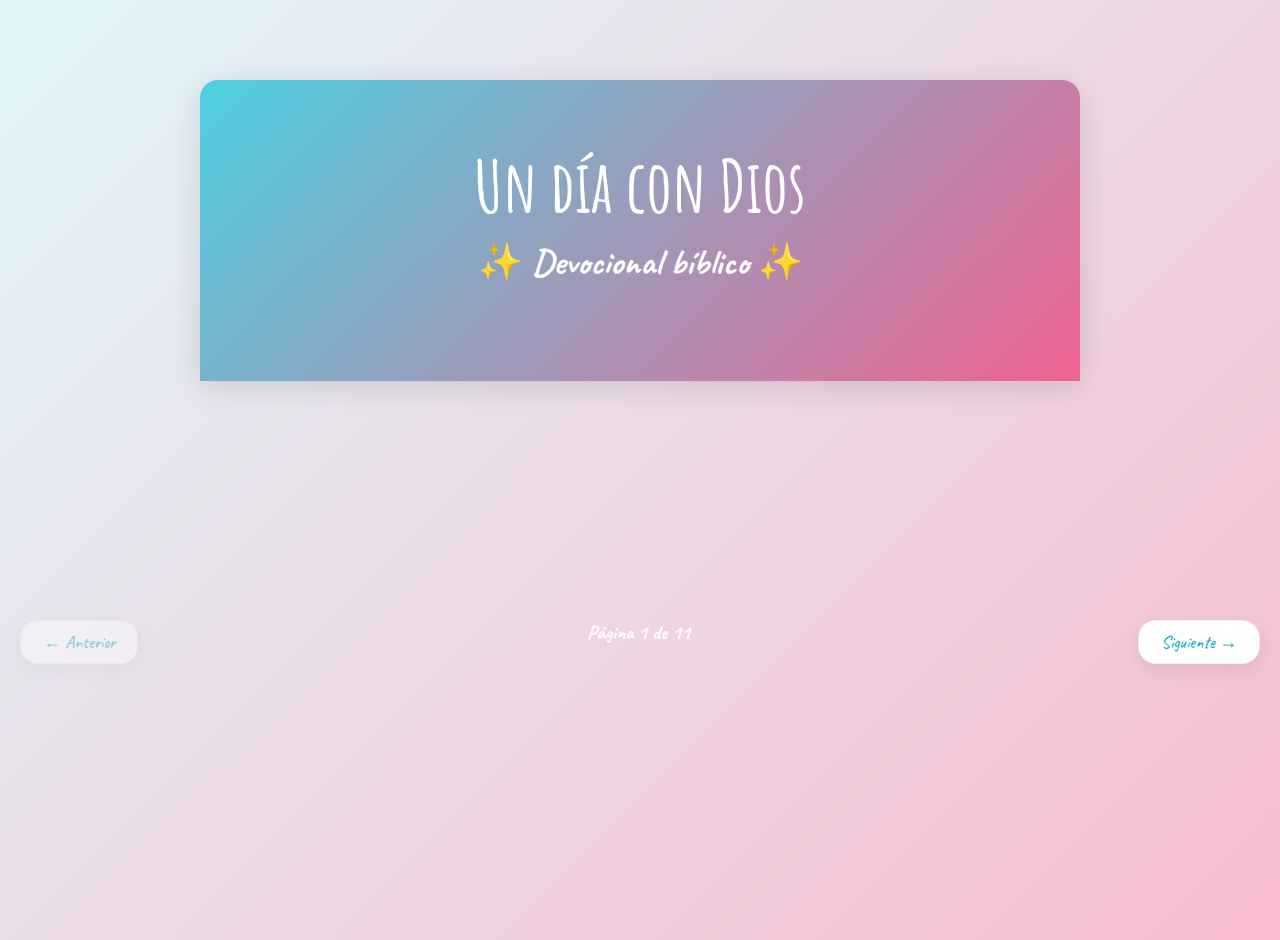
<file: index.html>
<!DOCTYPE html>
<html lang="es">
<head>
    <meta charset="UTF-8">
    <meta name="viewport" content="width=device-width, initial-scale=1.0">
    <title>Un día con Dios - Devocional Infantil</title>
    <link rel="stylesheet" href="styles.css">
    <link href="https://fonts.googleapis.com/css2?family=Amatic+SC:wght@400;700&family=Patrick+Hand&family=Caveat:wght@400;700&display=swap" rel="stylesheet">
</head>
<body>
    <div class="container" id="content">
        <!-- Las páginas se generan dinámicamente con JS -->
    </div>

    <div class="navigation">
        <button class="nav-btn" onclick="prevPage()" id="prevBtn">← Anterior</button>
        <span class="page-counter" id="counter">Página 1 de 1</span>
        <button class="nav-btn" onclick="nextPage()" id="nextBtn">Siguiente →</button>
    </div>

    <script>
        // Datos de cada día / página
        const pagesData = [
            {
                title: 'Portada',
                hero: true,
                heading: 'Un día con Dios',
                subheading: '✨ Devocional bíblico ✨',
                note: '📖 8 a 12 años'
            },
            {
                title: 'Tema 1: El amor de Dios',
                verse: '"Dios es amor." (1 Juan 4:8)',
                text: 'Día 1 - Dios me ama siempre. Reflexión y actividad para niños.'
            },
            {
                title: 'Tema 2: La gratitud',
                verse: '"Dad gracias en todo." (1 Tesalonicenses 5:18)',
                text: 'Día 2 - Aprender a dar gracias a Dios por las pequeñas cosas.'
            },
            {
                title: 'Tema 3: Confianza en Dios',
                verse: '"Confía en el Señor con todo tu corazón." (Proverbios 3:5)',
                text: 'Día 3 - Enseñanzas sobre confiar en Dios.'
            },
            {
                title: 'Tema 4: La bondad',
                verse: '"Sed bondadosos unos con otros." (Efesios 4:32)',
                text: 'Día 4 - Actividades para practicar la bondad.'
            },
            {
                title: 'Tema 5: El perdón',
                verse: '"Perdona y serás perdonado."',
                text: 'Día 5 - Por qué es importante perdonar.'
            },
            {
                title: 'Tema 6: La obediencia',
                verse: '"Obedece a tus padres."',
                text: 'Día 6 - Aprender obediencia con amor.'
            },
            {
                title: 'Tema 7: La fe',
                verse: '"La fe mueve montañas."',
                text: 'Día 7 - Historias para fortalecer la fe.'
            },
            {
                title: 'Tema 8: La esperanza',
                verse: '"La esperanza no defrauda."',
                text: 'Día 8 - Mantener la esperanza en Dios.'
            },
            {
                title: 'Tema 9: Servicio a los demás',
                verse: '"Ama a tu prójimo como a ti mismo."',
                text: 'Día 9 - Actividades para servir en casa.'
            },
            {
                title: 'Tema 10: Tiempo de oración',
                verse: '"Orad sin cesar."',
                text: 'Día 10 - Cómo enseñar a los niños a orar.'
            }
        ];

        const totalPages = pagesData.length;
        let currentPage = 0;

        function createPages() {
            const container = document.getElementById('content');
            pagesData.forEach((p, i) => {
                const page = document.createElement('div');
                page.className = 'page';
                page.id = `page-${i}`;

                if (p.hero) {
                    page.innerHTML = `
                        <div class="hero">
                            <h1>${p.heading}</h1>
                            <h2>${p.subheading}</h2>
                            <p>${p.note}</p>
                        </div>
                    `;
                } else {
                    page.innerHTML = `
                        <h1>${p.title}</h1>
                        ${p.verse ? `<div class="versiculo">${p.verse}</div>` : ''}
                        <p>${p.text}</p>
                    `;
                }

                container.appendChild(page);
            });
        }

        function showPage(n) {
            document.querySelectorAll('.page').forEach(p => p.classList.remove('active'));
            const el = document.getElementById(`page-${n}`);
            if (!el) return;
            el.classList.add('active');
            document.getElementById('counter').textContent = `Página ${n + 1} de ${totalPages}`;
            document.getElementById('prevBtn').disabled = n === 0;
            document.getElementById('nextBtn').disabled = n === totalPages - 1;
            currentPage = n;
        }

        function nextPage() {
            if (currentPage < totalPages - 1) showPage(currentPage + 1);
        }

        function prevPage() {
            if (currentPage > 0) showPage(currentPage - 1);
        }

        document.addEventListener('keydown', (e) => {
            if (e.key === 'ArrowRight') nextPage();
            if (e.key === 'ArrowLeft') prevPage();
        });

        // Inicializar
        createPages();
        showPage(0);
    </script>
</body>
</html>
</file>
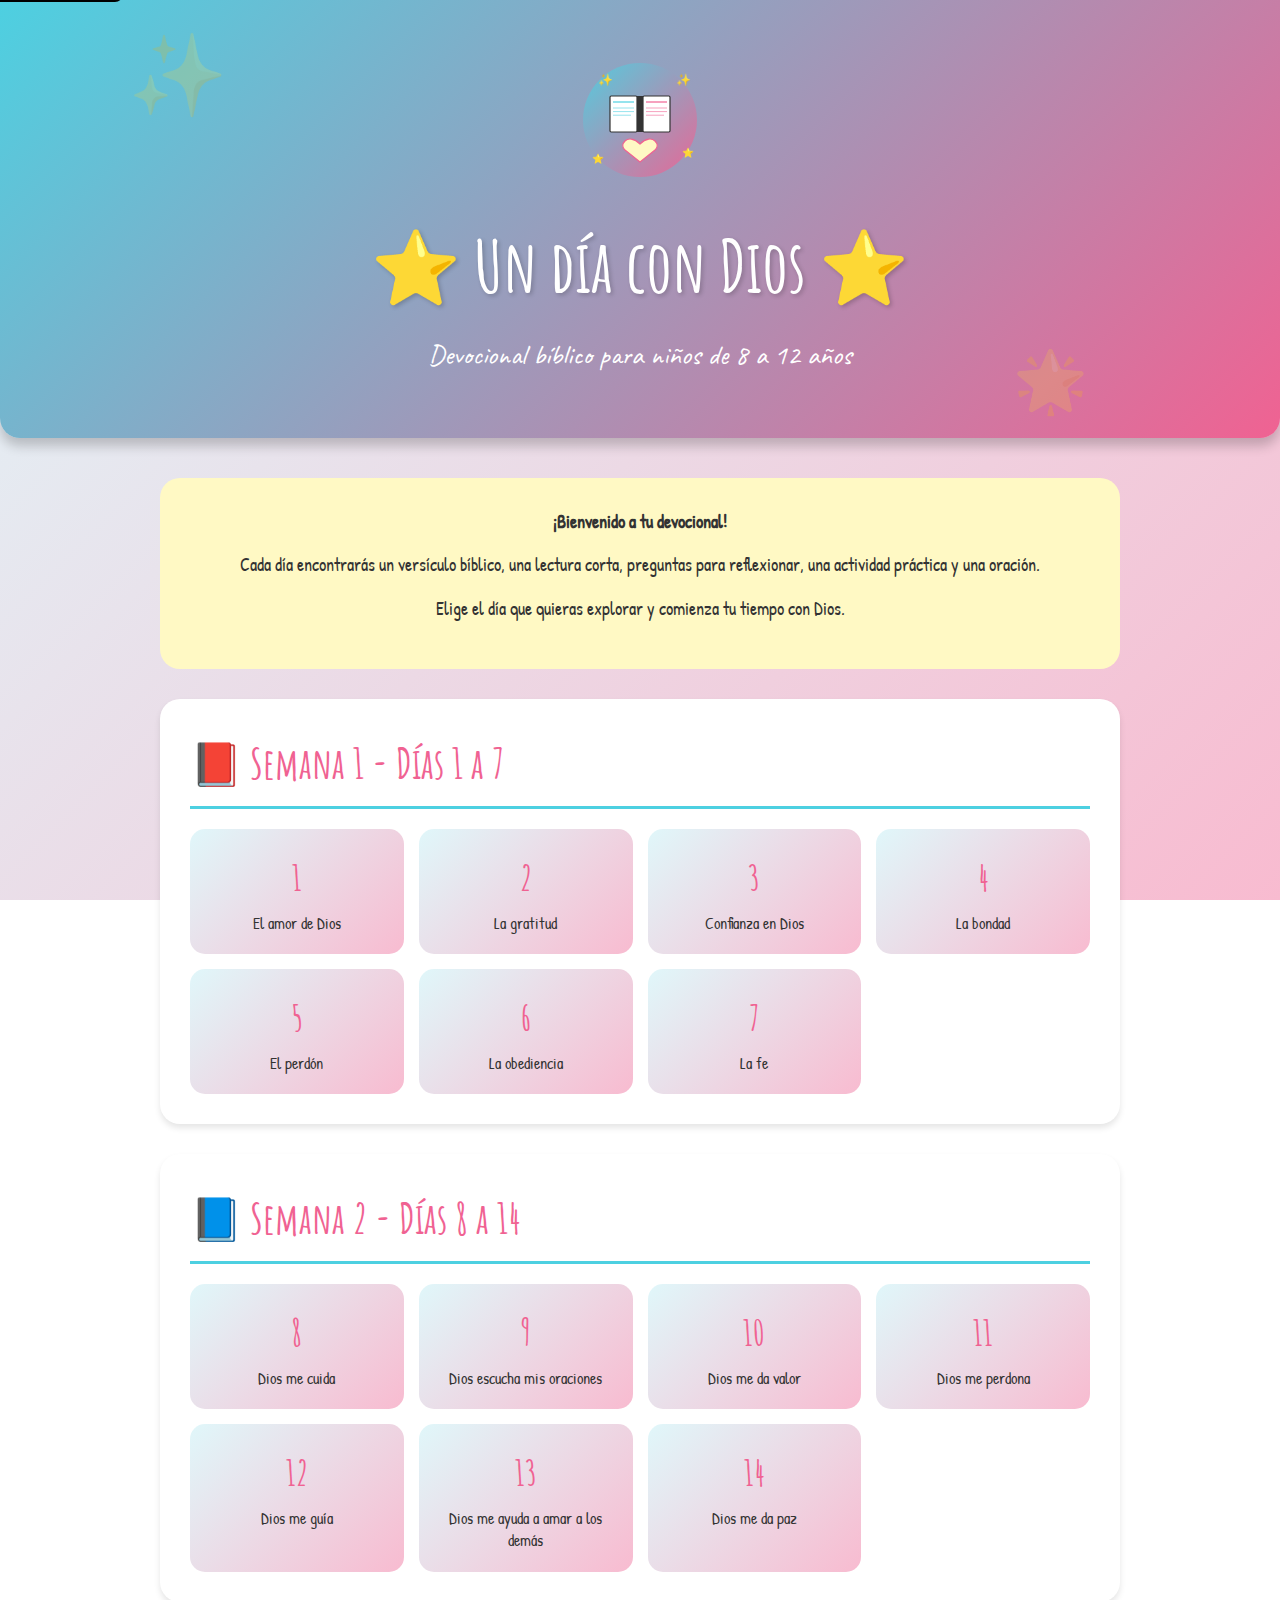
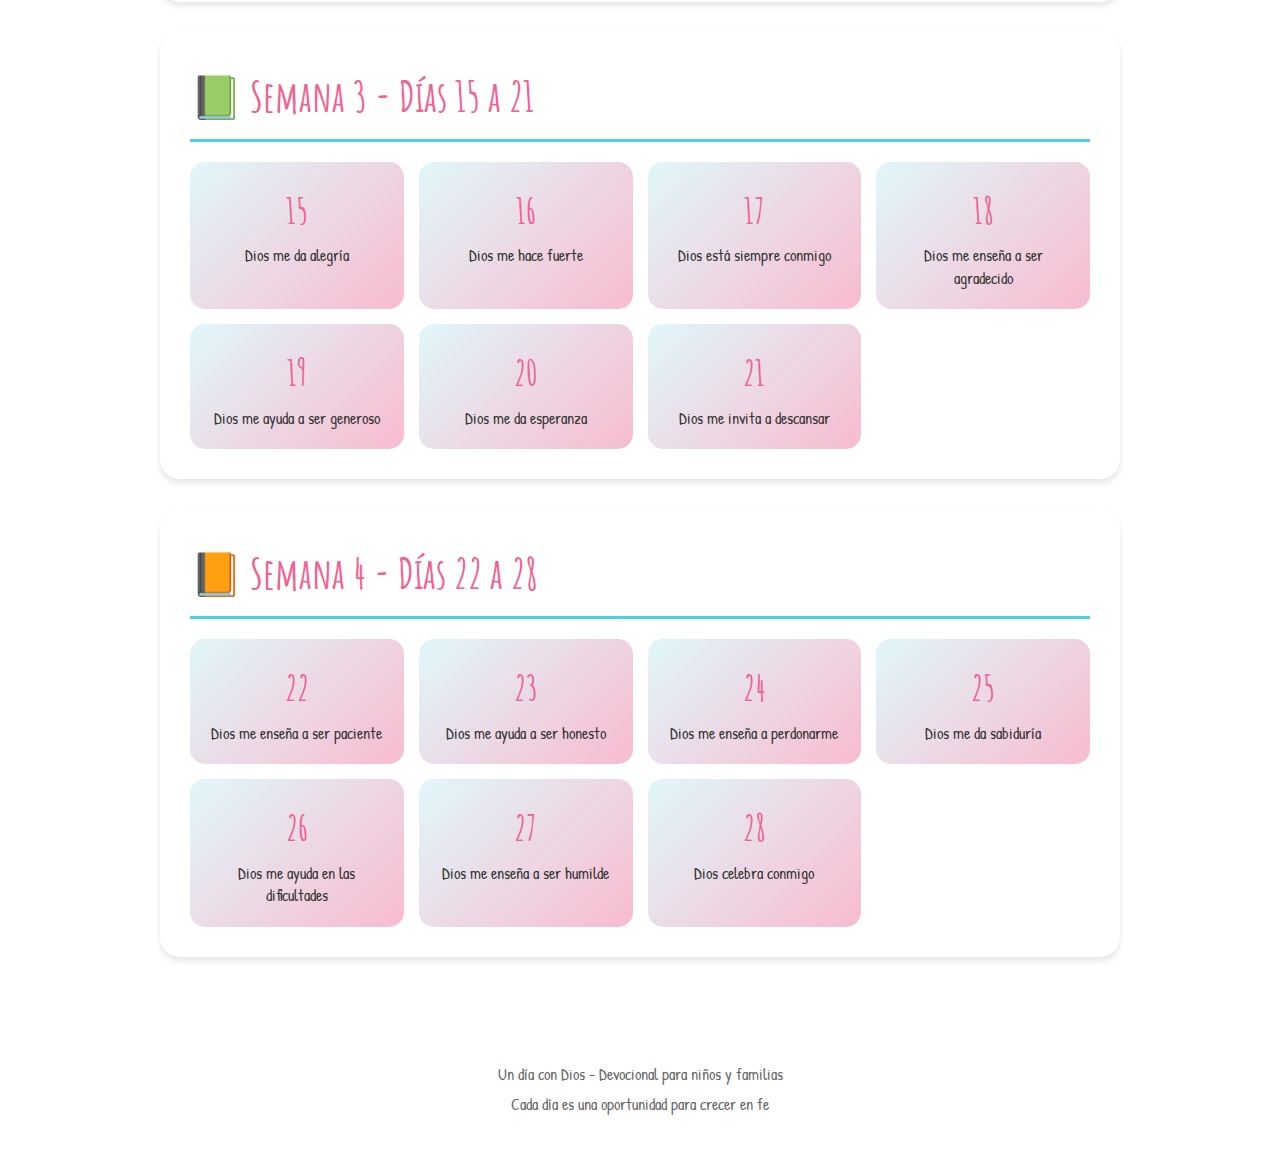
<file: OneDrive/Documentos/Libro niños devocional/index.html>
<!doctype html>
<html lang="es">
<head>
  <meta charset="utf-8" />
  <meta name="viewport" content="width=device-width,initial-scale=1" />
  <title>Un día con Dios - Devocional Infantil</title>
  <meta name="description" content="Devocional bíblico para niños de 8 a 12 años. 28 días de reflexiones, versículos y actividades." />
  <link rel="preconnect" href="https://fonts.googleapis.com">
  <link rel="preconnect" href="https://fonts.gstatic.com" crossorigin>
  <link href="https://fonts.googleapis.com/css2?family=Amatic+SC:wght@400;700&family=Patrick+Hand&family=Caveat:wght@400;700&display=swap" rel="stylesheet">
  <link rel="stylesheet" href="css/styles.css" />
  <style>
    .skip-link {
      position: absolute;
      top: -40px;
      left: 0;
      background: #000;
      color: #fff;
      padding: 8px;
      text-decoration: none;
      z-index: 100;
    }
    .skip-link:focus {
      top: 0;
    }
    .site-header {
      background: linear-gradient(135deg, #4DD0E1 0%, #F06292 100%);
      color: #fff;
      padding: 60px 20px;
      text-align: center;
      border-radius: 0 0 20px 20px;
      margin-bottom: 40px;
    }
    .site-header h1 {
      font-family: 'Amatic SC', cursive;
      font-size: 72px;
      margin-bottom: 10px;
    }
    .site-header .lead {
      font-family: 'Caveat', cursive;
      font-size: 28px;
      margin-bottom: 0;
    }
    .week-section {
      background: #fff;
      border-radius: 20px;
      padding: 30px;
      margin-bottom: 30px;
      box-shadow: 0 4px 6px rgba(0,0,0,0.1);
    }
    .week-section h2 {
      font-family: 'Amatic SC', cursive;
      font-size: 42px;
      color: #F06292;
      margin-bottom: 20px;
      border-bottom: 3px solid #4DD0E1;
      padding-bottom: 10px;
    }
    .days-grid {
      display: grid;
      grid-template-columns: repeat(auto-fill, minmax(200px, 1fr));
      gap: 15px;
      margin-top: 20px;
    }
    .day-card {
      background: linear-gradient(135deg, #E0F7FA 0%, #F8BBD0 100%);
      border-radius: 15px;
      padding: 20px;
      text-align: center;
      text-decoration: none;
      color: #333;
      transition: transform 0.2s, box-shadow 0.2s;
      display: block;
    }
    .day-card:hover {
      transform: translateY(-5px);
      box-shadow: 0 8px 12px rgba(0,0,0,0.2);
    }
    .day-card .day-number {
      font-family: 'Amatic SC', cursive;
      font-size: 36px;
      font-weight: 700;
      color: #F06292;
      margin-bottom: 5px;
    }
    .day-card .day-title {
      font-family: 'Patrick Hand', cursive;
      font-size: 16px;
      color: #333;
      line-height: 1.4;
    }
    .intro-section {
      background: #FFF9C4;
      border-radius: 20px;
      padding: 30px;
      margin-bottom: 30px;
      text-align: center;
    }
    .intro-section p {
      font-size: 18px;
      line-height: 1.6;
      margin-bottom: 15px;
    }
    .site-footer {
      text-align: center;
      padding: 40px 20px;
      color: #666;
      margin-top: 60px;
    }
    @media(max-width: 768px) {
      .site-header h1 {
        font-size: 48px;
      }
      .site-header .lead {
        font-size: 22px;
      }
      .week-section h2 {
        font-size: 32px;
      }
      .days-grid {
        grid-template-columns: repeat(auto-fill, minmax(150px, 1fr));
      }
    }
  </style>
</head>
<body>
  <a class="skip-link" href="#main">Saltar al contenido</a>

  <header class="site-header" role="banner">
    <img src="images/logo.svg" alt="Logo Un día con Dios" style="width: 120px; height: 120px; margin-bottom: 20px;">
    <h1>⭐ Un día con Dios ⭐</h1>
    <p class="lead">Devocional bíblico para niños de 8 a 12 años</p>
  </header>

  <main id="main" role="main" class="container">
    <section class="intro-section">
      <p><strong>¡Bienvenido a tu devocional!</strong></p>
      <p>Cada día encontrarás un versículo bíblico, una lectura corta, preguntas para reflexionar, una actividad práctica y una oración.</p>
      <p>Elige el día que quieras explorar y comienza tu tiempo con Dios.</p>
    </section>

    <section class="week-section">
      <h2>📕 Semana 1 - Días 1 a 7</h2>
      <div class="days-grid">
        <a href="dias/dia1.html" class="day-card">
          <div class="day-number">1</div>
          <div class="day-title">El amor de Dios</div>
        </a>
        <a href="dias/dia2.html" class="day-card">
          <div class="day-number">2</div>
          <div class="day-title">La gratitud</div>
        </a>
        <a href="dias/dia3.html" class="day-card">
          <div class="day-number">3</div>
          <div class="day-title">Confianza en Dios</div>
        </a>
        <a href="dias/dia4.html" class="day-card">
          <div class="day-number">4</div>
          <div class="day-title">La bondad</div>
        </a>
        <a href="dias/dia5.html" class="day-card">
          <div class="day-number">5</div>
          <div class="day-title">El perdón</div>
        </a>
        <a href="dias/dia6.html" class="day-card">
          <div class="day-number">6</div>
          <div class="day-title">La obediencia</div>
        </a>
        <a href="dias/dia7.html" class="day-card">
          <div class="day-number">7</div>
          <div class="day-title">La fe</div>
        </a>
      </div>
    </section>

    <section class="week-section">
      <h2>📘 Semana 2 - Días 8 a 14</h2>
      <div class="days-grid">
        <a href="dias/dia8.html" class="day-card">
          <div class="day-number">8</div>
          <div class="day-title">Dios me cuida</div>
        </a>
        <a href="dias/dia9.html" class="day-card">
          <div class="day-number">9</div>
          <div class="day-title">Dios escucha mis oraciones</div>
        </a>
        <a href="dias/dia10.html" class="day-card">
          <div class="day-number">10</div>
          <div class="day-title">Dios me da valor</div>
        </a>
        <a href="dias/dia11.html" class="day-card">
          <div class="day-number">11</div>
          <div class="day-title">Dios me perdona</div>
        </a>
        <a href="dias/dia12.html" class="day-card">
          <div class="day-number">12</div>
          <div class="day-title">Dios me guía</div>
        </a>
        <a href="dias/dia13.html" class="day-card">
          <div class="day-number">13</div>
          <div class="day-title">Dios me ayuda a amar a los demás</div>
        </a>
        <a href="dias/dia14.html" class="day-card">
          <div class="day-number">14</div>
          <div class="day-title">Dios me da paz</div>
        </a>
      </div>
    </section>

    <section class="week-section">
      <h2>📗 Semana 3 - Días 15 a 21</h2>
      <div class="days-grid">
        <a href="dias/dia15.html" class="day-card">
          <div class="day-number">15</div>
          <div class="day-title">Dios me da alegría</div>
        </a>
        <a href="dias/dia16.html" class="day-card">
          <div class="day-number">16</div>
          <div class="day-title">Dios me hace fuerte</div>
        </a>
        <a href="dias/dia17.html" class="day-card">
          <div class="day-number">17</div>
          <div class="day-title">Dios está siempre conmigo</div>
        </a>
        <a href="dias/dia18.html" class="day-card">
          <div class="day-number">18</div>
          <div class="day-title">Dios me enseña a ser agradecido</div>
        </a>
        <a href="dias/dia19.html" class="day-card">
          <div class="day-number">19</div>
          <div class="day-title">Dios me ayuda a ser generoso</div>
        </a>
        <a href="dias/dia20.html" class="day-card">
          <div class="day-number">20</div>
          <div class="day-title">Dios me da esperanza</div>
        </a>
        <a href="dias/dia21.html" class="day-card">
          <div class="day-number">21</div>
          <div class="day-title">Dios me invita a descansar</div>
        </a>
      </div>
    </section>

    <section class="week-section">
      <h2>📙 Semana 4 - Días 22 a 28</h2>
      <div class="days-grid">
        <a href="dias/dia22.html" class="day-card">
          <div class="day-number">22</div>
          <div class="day-title">Dios me enseña a ser paciente</div>
        </a>
        <a href="dias/dia23.html" class="day-card">
          <div class="day-number">23</div>
          <div class="day-title">Dios me ayuda a ser honesto</div>
        </a>
        <a href="dias/dia24.html" class="day-card">
          <div class="day-number">24</div>
          <div class="day-title">Dios me enseña a perdonarme</div>
        </a>
        <a href="dias/dia25.html" class="day-card">
          <div class="day-number">25</div>
          <div class="day-title">Dios me da sabiduría</div>
        </a>
        <a href="dias/dia26.html" class="day-card">
          <div class="day-number">26</div>
          <div class="day-title">Dios me ayuda en las dificultades</div>
        </a>
        <a href="dias/dia27.html" class="day-card">
          <div class="day-number">27</div>
          <div class="day-title">Dios me enseña a ser humilde</div>
        </a>
        <a href="dias/dia28.html" class="day-card">
          <div class="day-number">28</div>
          <div class="day-title">Dios celebra conmigo</div>
        </a>
      </div>
    </section>
  </main>

  <footer class="site-footer" role="contentinfo">
    <p>Un día con Dios - Devocional para niños y familias</p>
    <p>Cada día es una oportunidad para crecer en fe</p>
  </footer>
</body>
</html>
</file>
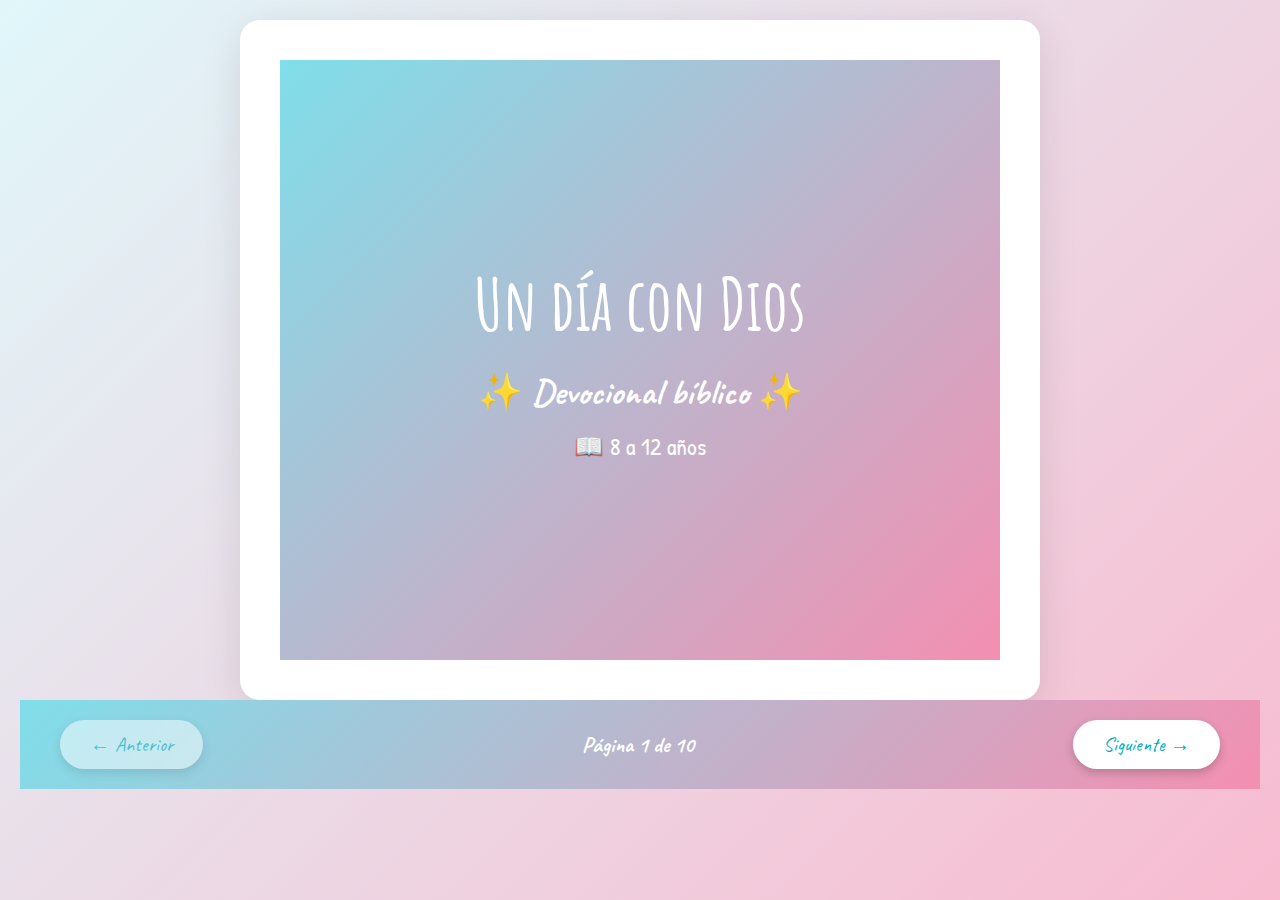
<file: devocional.HTML>
<!DOCTYPE html>
<html lang="es">
<head>
    <meta charset="UTF-8">
    <meta name="viewport" content="width=device-width, initial-scale=1.0">
    <title>Un día con Dios - Devocional Infantil</title>
    <title>Un día con Dios - Devocional Infantil</title>
    <link href="https://fonts.googleapis.com/css2?family=Amatic+SC:wght@400;700&family=Patrick+Hand&family=Caveat:wght@400;700&display=swap" rel="stylesheet">
    <style>
        * { margin: 0; padding: 0; box-sizing: border-box; }
        
        body {
            font-family: 'Patrick Hand', cursive;
            background: linear-gradient(135deg, #E0F7FA 0%, #F8BBD0 100%);
            min-height: 100vh;
            padding: 20px;
        }

        .container {
            max-width: 800px;
            margin: 0 auto;
            background: white;
            border-radius: 20px;
            box-shadow: 0 10px 40px rgba(0,0,0,0.1);
            overflow: hidden;
        }

        .page {
            padding: 40px;
            min-height: 600px;
            display: none;
        }

        .page.active {
            display: block;
            animation: fadeIn 0.5s ease-in;
        }

        @keyframes fadeIn {
            from { opacity: 0; }
            to { opacity: 1; }
        }

        h1 {
            font-family: 'Amatic SC', cursive;
            font-size: 48px;
            color: #00ACC1;
            margin-bottom: 20px;
            font-weight: 700;
        }

        h2 {
            font-family: 'Caveat', cursive;
            font-size: 36px;
            color: #EC407A;
            margin-bottom: 15px;
        }

        .versiculo {
            background: linear-gradient(135deg, #E0F7FA 0%, #FCE4EC 100%);
            padding: 20px;
            border-radius: 15px;
            border-left: 5px solid #EC407A;
            margin: 20px 0;
            font-size: 22px;
            font-style: italic;
            color: #00838F;
        }

        .navigation {
            display: flex;
            justify-content: space-between;
            align-items: center;
            padding: 20px 40px;
            background: linear-gradient(135deg, #80DEEA 0%, #F48FB1 100%);
        }

        .nav-btn {
            font-family: 'Caveat', cursive;
            padding: 12px 30px;
            font-size: 20px;
            background: white;
            color: #00ACC1;
            border: none;
            border-radius: 25px;
            cursor: pointer;
            box-shadow: 0 4px 10px rgba(0,0,0,0.2);
        }

        .nav-btn:disabled {
            opacity: 0.5;
        }

        .page-counter {
            font-family: 'Caveat', cursive;
            font-size: 22px;
            color: white;
            font-weight: bold;
        }
    </style>
</head>
<body>
    <div class="container">
        <div class="page active" id="page-0">
            <div style="background: linear-gradient(135deg, #80DEEA 0%, #F48FB1 100%); text-align: center; display: flex; flex-direction: column; justify-content: center; align-items: center; min-height: 600px; color: white;">
                <h1 style="font-size: 72px; color: white;">Un día con Dios</h1>
                <h2 style="font-size: 36px; color: white;">✨ Devocional bíblico ✨</h2>
                <p style="font-size: 24px;">📖 8 a 12 años</p>
            </div>
        </div>
        
        <div class="page" id="page-1">
            <h1>Tema 1: El amor de Dios</h1>
            <div class="versiculo">"Dios es amor." (1 Juan 4:8)</div>
            <p style="font-size: 18px; line-height: 1.8;">Día 1 - Dios me ama siempre...</p>
        </div>
    </div>

    <div class="navigation">
        <button class="nav-btn" onclick="prevPage()" id="prevBtn">← Anterior</button>
        <span class="page-counter" id="counter">Página 1 de 10</span>
        <button class="nav-btn" onclick="nextPage()" id="nextBtn">Siguiente →</button>
    </div>

    <script>
        let currentPage = 0;
        const totalPages = 10;

        function showPage(n) {
            document.querySelectorAll('.page').forEach(p => p.classList.remove('active'));
            document.getElementById(`page-${n}`).classList.add('active');
            document.getElementById('counter').textContent = `Página ${n + 1} de ${totalPages}`;
            document.getElementById('prevBtn').disabled = n === 0;
            document.getElementById('nextBtn').disabled = n === totalPages - 1;
            currentPage = n;
        }

        function nextPage() {
            if (currentPage < totalPages - 1) showPage(currentPage + 1);
        }

        function prevPage() {
            if (currentPage > 0) showPage(currentPage - 1);
        }

        showPage(0);
    </script>
</body>

</html>
</file>
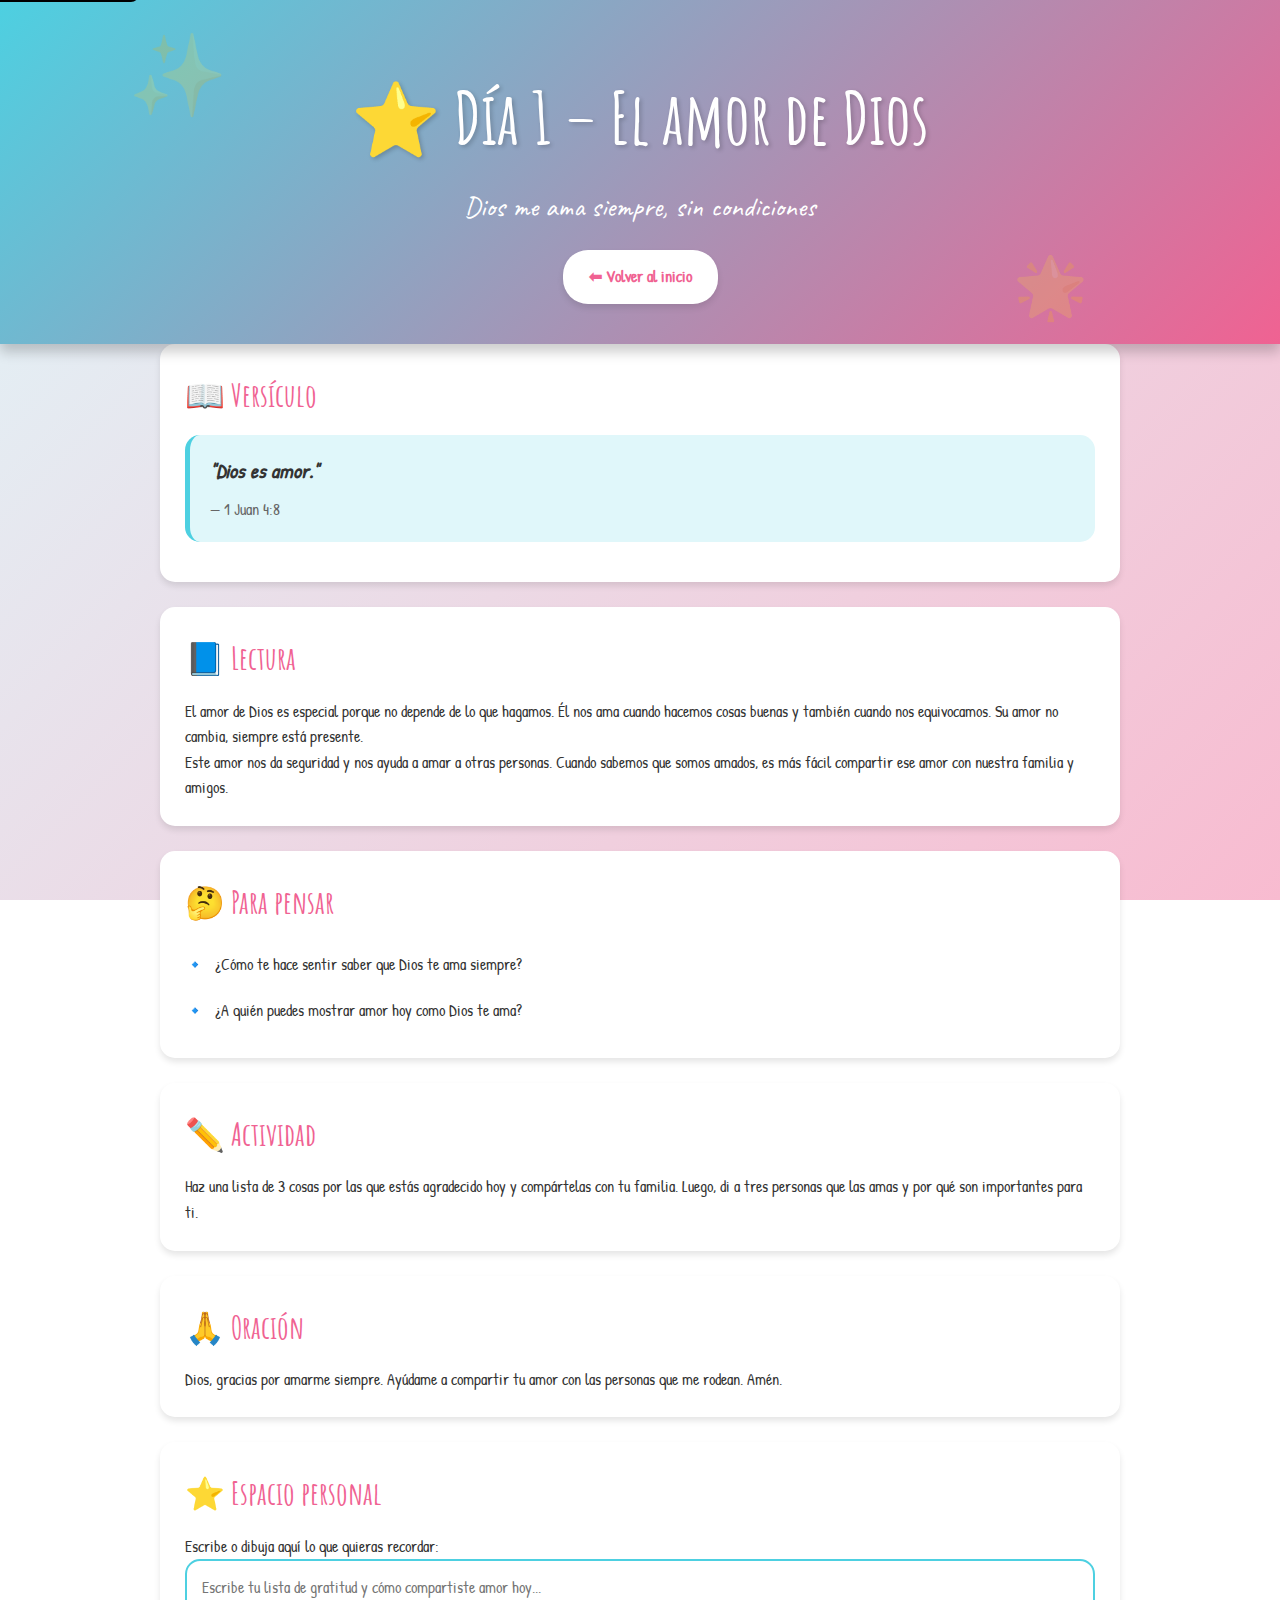
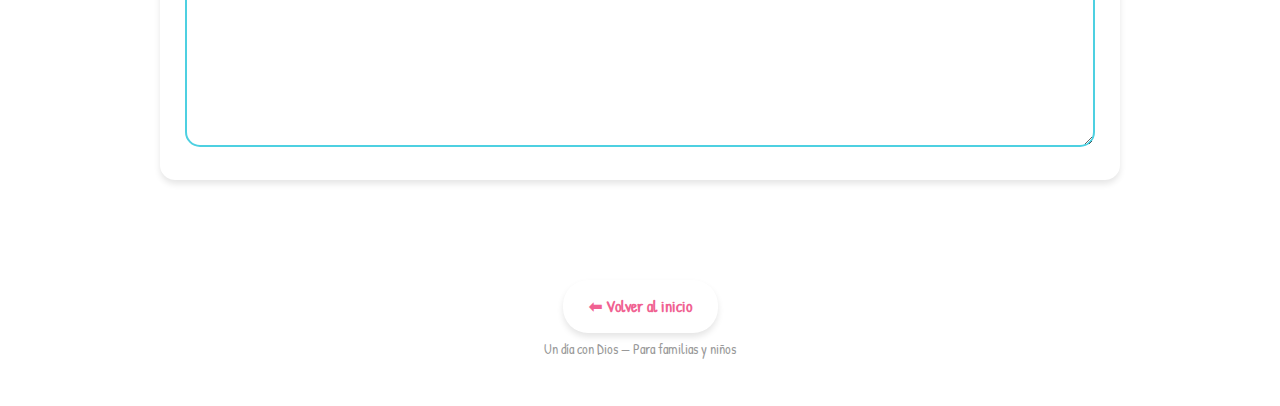
<file: OneDrive/Documentos/Libro niños devocional/dias/dia1.html>
<!doctype html><html lang="es"><head>  <meta charset="utf-8" />  <meta name="viewport" content="width=device-width,initial-scale=1" />  <title>Día 1 – El amor de Dios | Un día con Dios</title>  <meta name="description" content="Día 1: El amor de Dios. Devocional para niños sobre el amor incondicional de Dios." />  <link rel="stylesheet" href="../css/styles.css" /></head><body>  <a class="skip-link" href="#main">Saltar al contenido</a>  <header class="site-header" role="banner">    <div class="container">      <h1>⭐ Día 1 – El amor de Dios</h1>      <p class="lead">Dios me ama siempre, sin condiciones</p>      <nav aria-label="Navegación del día">        <a href="../index.html" class="button">⬅ Volver al inicio</a>      </nav>    </div>  </header>  <main id="main" role="main" class="container">    <section aria-labelledby="versiculo" class="card">      <h2 id="versiculo">📖 Versículo</h2>      <blockquote>        <p>"Dios es amor."</p>        <footer>— 1 Juan 4:8</footer>      </blockquote>    </section>    <section aria-labelledby="lectura" class="card">      <h2 id="lectura">📘 Lectura</h2>      <p>El amor de Dios es especial porque no depende de lo que hagamos. Él nos ama cuando hacemos cosas buenas y también cuando nos equivocamos. Su amor no cambia, siempre está presente.</p>      <p>Este amor nos da seguridad y nos ayuda a amar a otras personas. Cuando sabemos que somos amados, es más fácil compartir ese amor con nuestra familia y amigos.</p>    </section>    <section aria-labelledby="pensar" class="card">      <h2 id="pensar">🤔 Para pensar</h2>      <ul>        <li>¿Cómo te hace sentir saber que Dios te ama siempre?</li>        <li>¿A quién puedes mostrar amor hoy como Dios te ama?</li>      </ul>    </section>    <section aria-labelledby="actividad" class="card">      <h2 id="actividad">✏️ Actividad</h2>      <p>Haz una lista de 3 cosas por las que estás agradecido hoy y compártelas con tu familia. Luego, di a tres personas que las amas y por qué son importantes para ti.</p>    </section>    <section aria-labelledby="oracion" class="card">      <h2 id="oracion">🙏 Oración</h2>      <p>Dios, gracias por amarme siempre. Ayúdame a compartir tu amor con las personas que me rodean. Amén.</p>    </section>    <section aria-labelledby="espacio" class="card">      <h2 id="espacio">⭐ Espacio personal</h2>      <p>Escribe o dibuja aquí lo que quieras recordar:</p>      <textarea rows="7" aria-label="Espacio personal para escribir" placeholder="Escribe tu lista de gratitud y cómo compartiste amor hoy..."></textarea>    </section>  </main>  <footer class="site-footer" role="contentinfo">    <div class="container">      <a href="../index.html" class="button">⬅ Volver al inicio</a>      <p class="muted">Un día con Dios — Para familias y niños</p>    </div>  </footer></body></html>
</file>
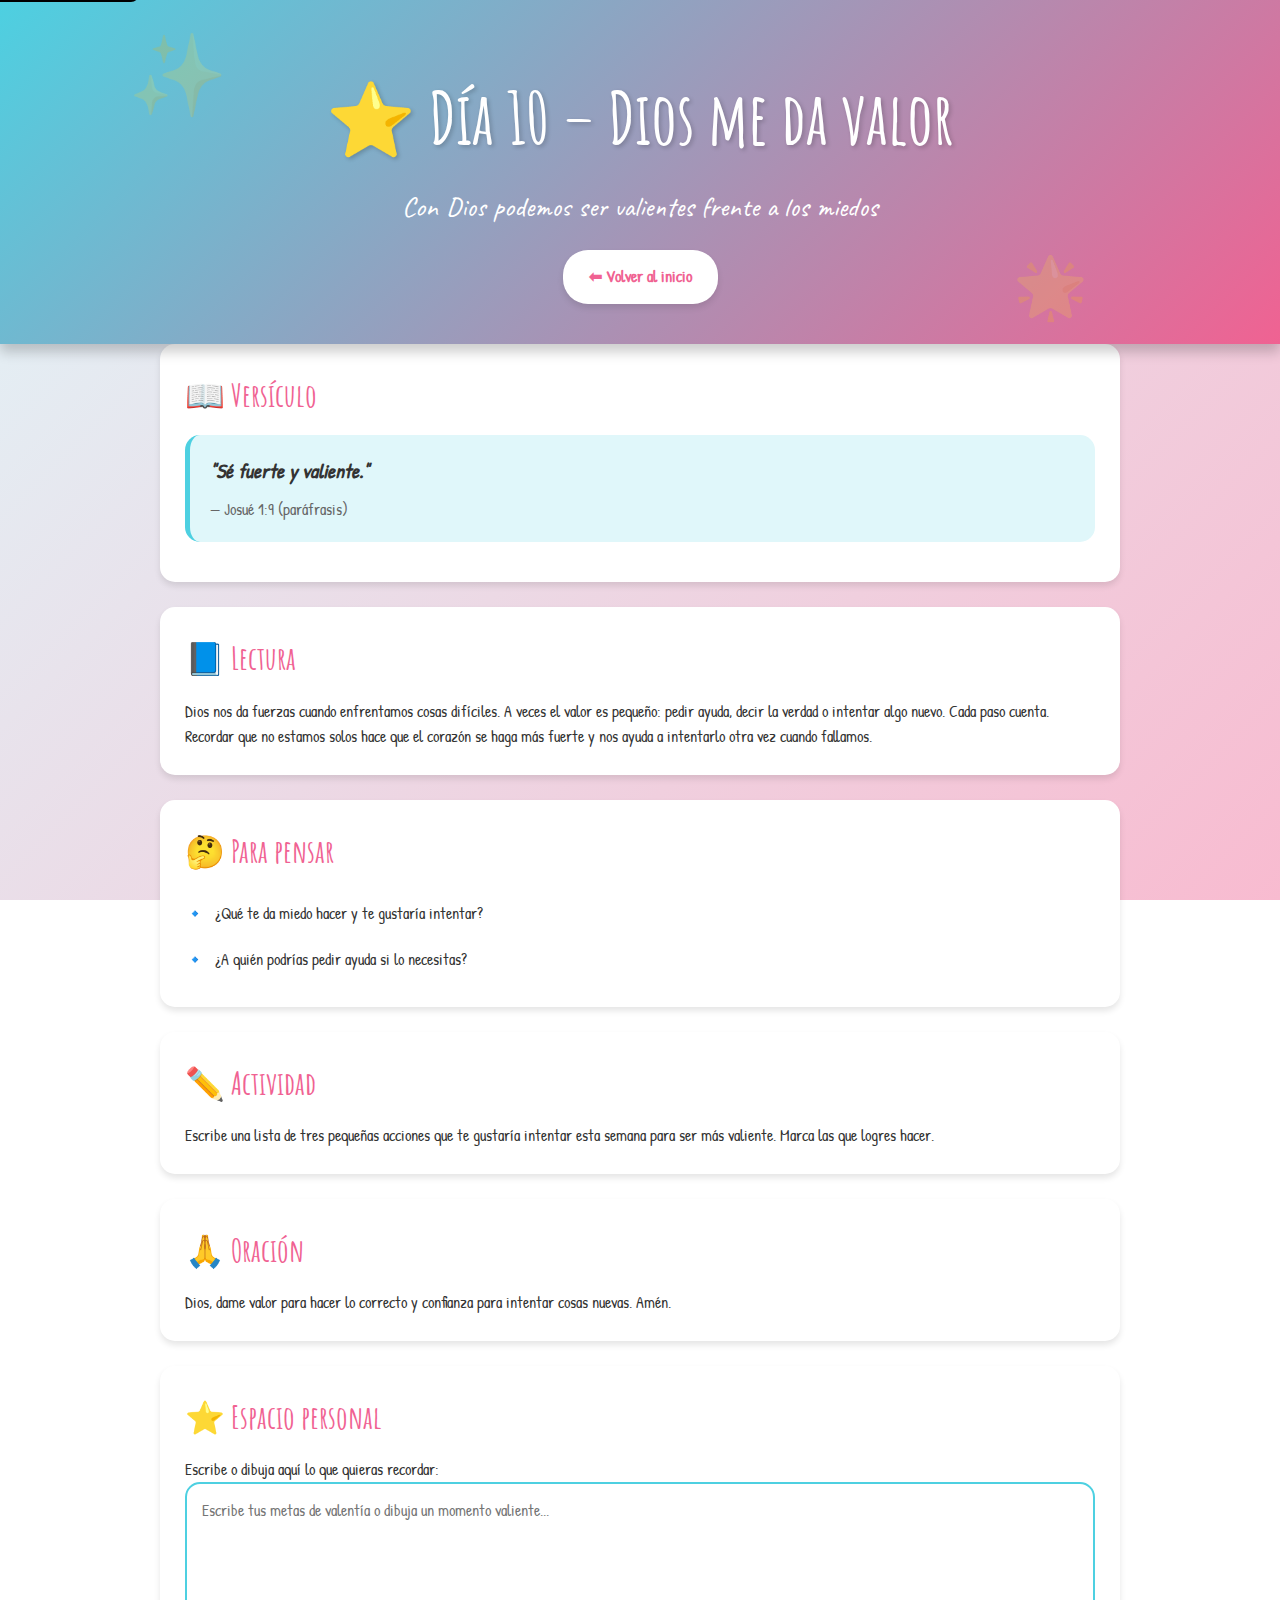
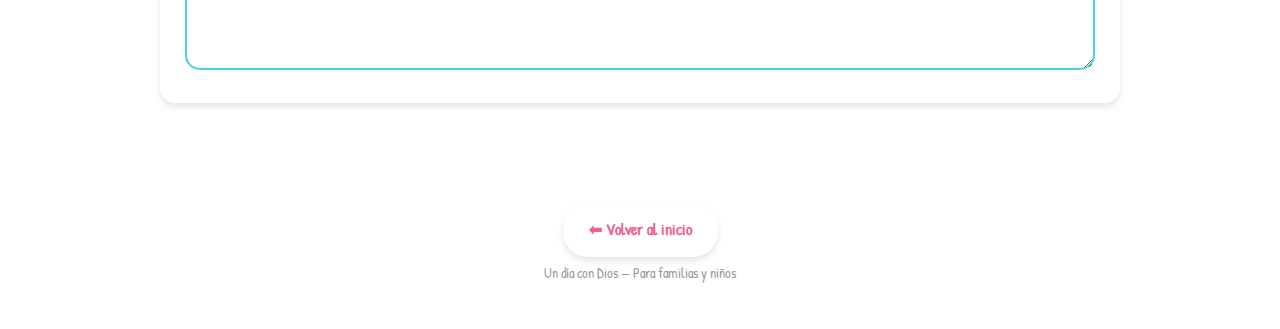
<file: OneDrive/Documentos/Libro niños devocional/dias/dia10.html>
<!doctype html><html lang="es"><head>  <meta charset="utf-8" />  <meta name="viewport" content="width=device-width,initial-scale=1" />  <title>Día 10 – Dios me da valor | Un día con Dios</title>  <meta name="description" content="Día 10: Dios me da valor. Mensaje breve para niños: confiar y ser valiente con la ayuda de Dios." />  <link rel="stylesheet" href="../css/styles.css" /></head><body>  <a class="skip-link" href="#main">Saltar al contenido</a>  <header class="site-header" role="banner">    <div class="container">      <h1>⭐ Día 10 – Dios me da valor</h1>      <p class="lead">Con Dios podemos ser valientes frente a los miedos</p>      <nav aria-label="Navegación del día">        <a href="../index.html" class="button">⬅ Volver al inicio</a>      </nav>    </div>  </header>  <main id="main" role="main" class="container">    <section aria-labelledby="versiculo" class="card">      <h2 id="versiculo">📖 Versículo</h2>      <blockquote>        <p>"Sé fuerte y valiente."</p>        <footer>— Josué 1:9 (paráfrasis)</footer>      </blockquote>    </section>    <section aria-labelledby="lectura" class="card">      <h2 id="lectura">📘 Lectura</h2>      <p>Dios nos da fuerzas cuando enfrentamos cosas difíciles. A veces el valor es pequeño: pedir ayuda, decir la verdad o intentar algo nuevo. Cada paso cuenta.</p>      <p>Recordar que no estamos solos hace que el corazón se haga más fuerte y nos ayuda a intentarlo otra vez cuando fallamos.</p>    </section>    <section aria-labelledby="pensar" class="card">      <h2 id="pensar">🤔 Para pensar</h2>      <ul>        <li>¿Qué te da miedo hacer y te gustaría intentar?</li>        <li>¿A quién podrías pedir ayuda si lo necesitas?</li>      </ul>    </section>    <section aria-labelledby="actividad" class="card">      <h2 id="actividad">✏️ Actividad</h2>      <p>Escribe una lista de tres pequeñas acciones que te gustaría intentar esta semana para ser más valiente. Marca las que logres hacer.</p>    </section>    <section aria-labelledby="oracion" class="card">      <h2 id="oracion">🙏 Oración</h2>      <p>Dios, dame valor para hacer lo correcto y confianza para intentar cosas nuevas. Amén.</p>    </section>    <section aria-labelledby="espacio" class="card">      <h2 id="espacio">⭐ Espacio personal</h2>      <p>Escribe o dibuja aquí lo que quieras recordar:</p>      <textarea rows="7" aria-label="Espacio personal para escribir" placeholder="Escribe tus metas de valentía o dibuja un momento valiente..."></textarea>    </section>  </main>  <footer class="site-footer" role="contentinfo">    <div class="container">      <a href="../index.html" class="button">⬅ Volver al inicio</a>      <p class="muted">Un día con Dios — Para familias y niños</p>    </div>  </footer></body></html>
</file>
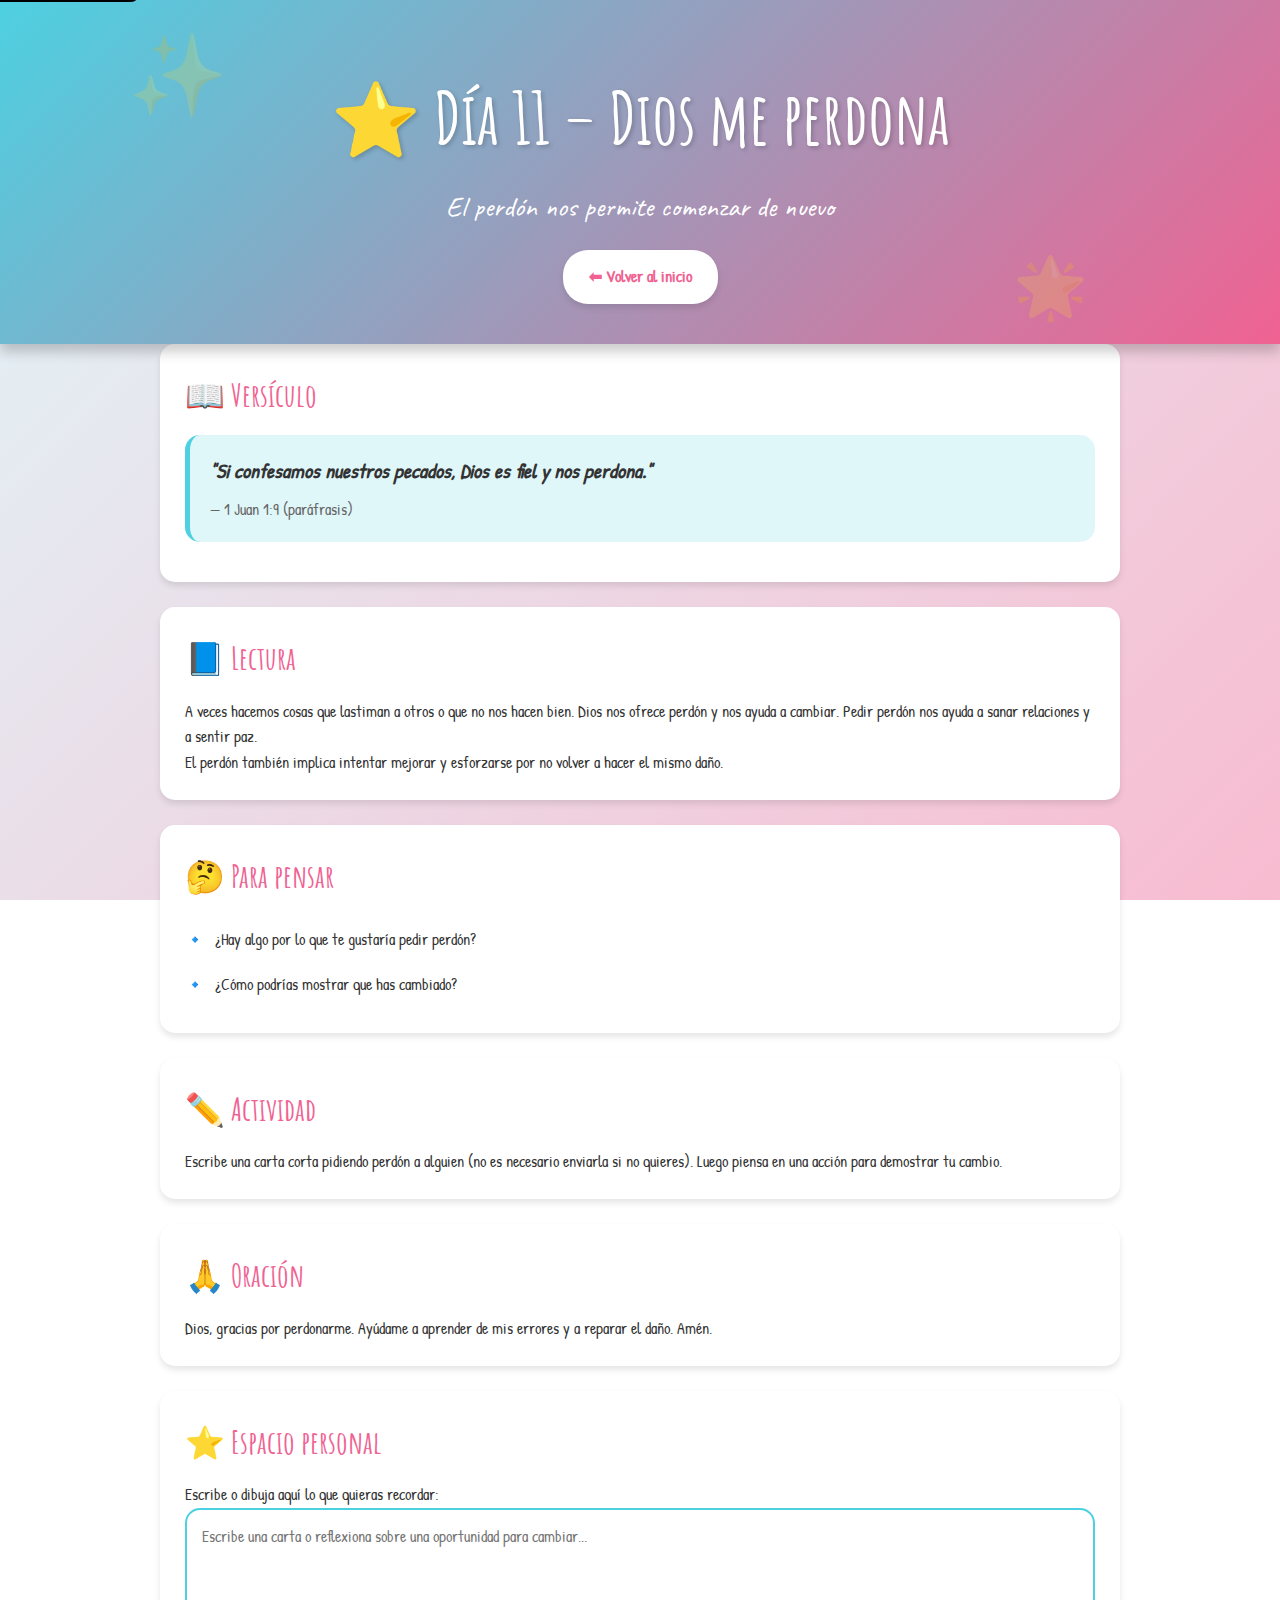
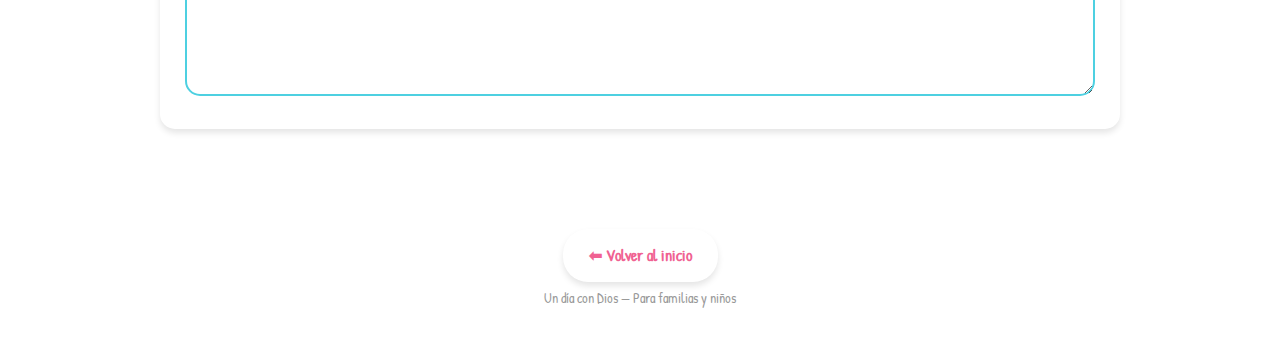
<file: OneDrive/Documentos/Libro niños devocional/dias/dia11.html>
<!doctype html><html lang="es"><head>  <meta charset="utf-8" />  <meta name="viewport" content="width=device-width,initial-scale=1" />  <title>Día 11 – Dios me perdona | Un día con Dios</title>  <meta name="description" content="Día 11: Dios me perdona. Devocional para niños sobre el perdón y cómo recomenzar." />  <link rel="stylesheet" href="../css/styles.css" /></head><body>  <a class="skip-link" href="#main">Saltar al contenido</a>  <header class="site-header" role="banner">    <div class="container">      <h1>⭐ Día 11 – Dios me perdona</h1>      <p class="lead">El perdón nos permite comenzar de nuevo</p>      <nav aria-label="Navegación del día">        <a href="../index.html" class="button">⬅ Volver al inicio</a>      </nav>    </div>  </header>  <main id="main" role="main" class="container">    <section aria-labelledby="versiculo" class="card">      <h2 id="versiculo">📖 Versículo</h2>      <blockquote>        <p>"Si confesamos nuestros pecados, Dios es fiel y nos perdona."</p>        <footer>— 1 Juan 1:9 (paráfrasis)</footer>      </blockquote>    </section>    <section aria-labelledby="lectura" class="card">      <h2 id="lectura">📘 Lectura</h2>      <p>A veces hacemos cosas que lastiman a otros o que no nos hacen bien. Dios nos ofrece perdón y nos ayuda a cambiar. Pedir perdón nos ayuda a sanar relaciones y a sentir paz.</p>      <p>El perdón también implica intentar mejorar y esforzarse por no volver a hacer el mismo daño.</p>    </section>    <section aria-labelledby="pensar" class="card">      <h2 id="pensar">🤔 Para pensar</h2>      <ul>        <li>¿Hay algo por lo que te gustaría pedir perdón?</li>        <li>¿Cómo podrías mostrar que has cambiado?</li>      </ul>    </section>    <section aria-labelledby="actividad" class="card">      <h2 id="actividad">✏️ Actividad</h2>      <p>Escribe una carta corta pidiendo perdón a alguien (no es necesario enviarla si no quieres). Luego piensa en una acción para demostrar tu cambio.</p>    </section>    <section aria-labelledby="oracion" class="card">      <h2 id="oracion">🙏 Oración</h2>      <p>Dios, gracias por perdonarme. Ayúdame a aprender de mis errores y a reparar el daño. Amén.</p>    </section>    <section aria-labelledby="espacio" class="card">      <h2 id="espacio">⭐ Espacio personal</h2>      <p>Escribe o dibuja aquí lo que quieras recordar:</p>      <textarea rows="7" aria-label="Espacio personal para escribir" placeholder="Escribe una carta o reflexiona sobre una oportunidad para cambiar..."></textarea>    </section>  </main>  <footer class="site-footer" role="contentinfo">    <div class="container">      <a href="../index.html" class="button">⬅ Volver al inicio</a>      <p class="muted">Un día con Dios — Para familias y niños</p>    </div>  </footer></body></html>
</file>
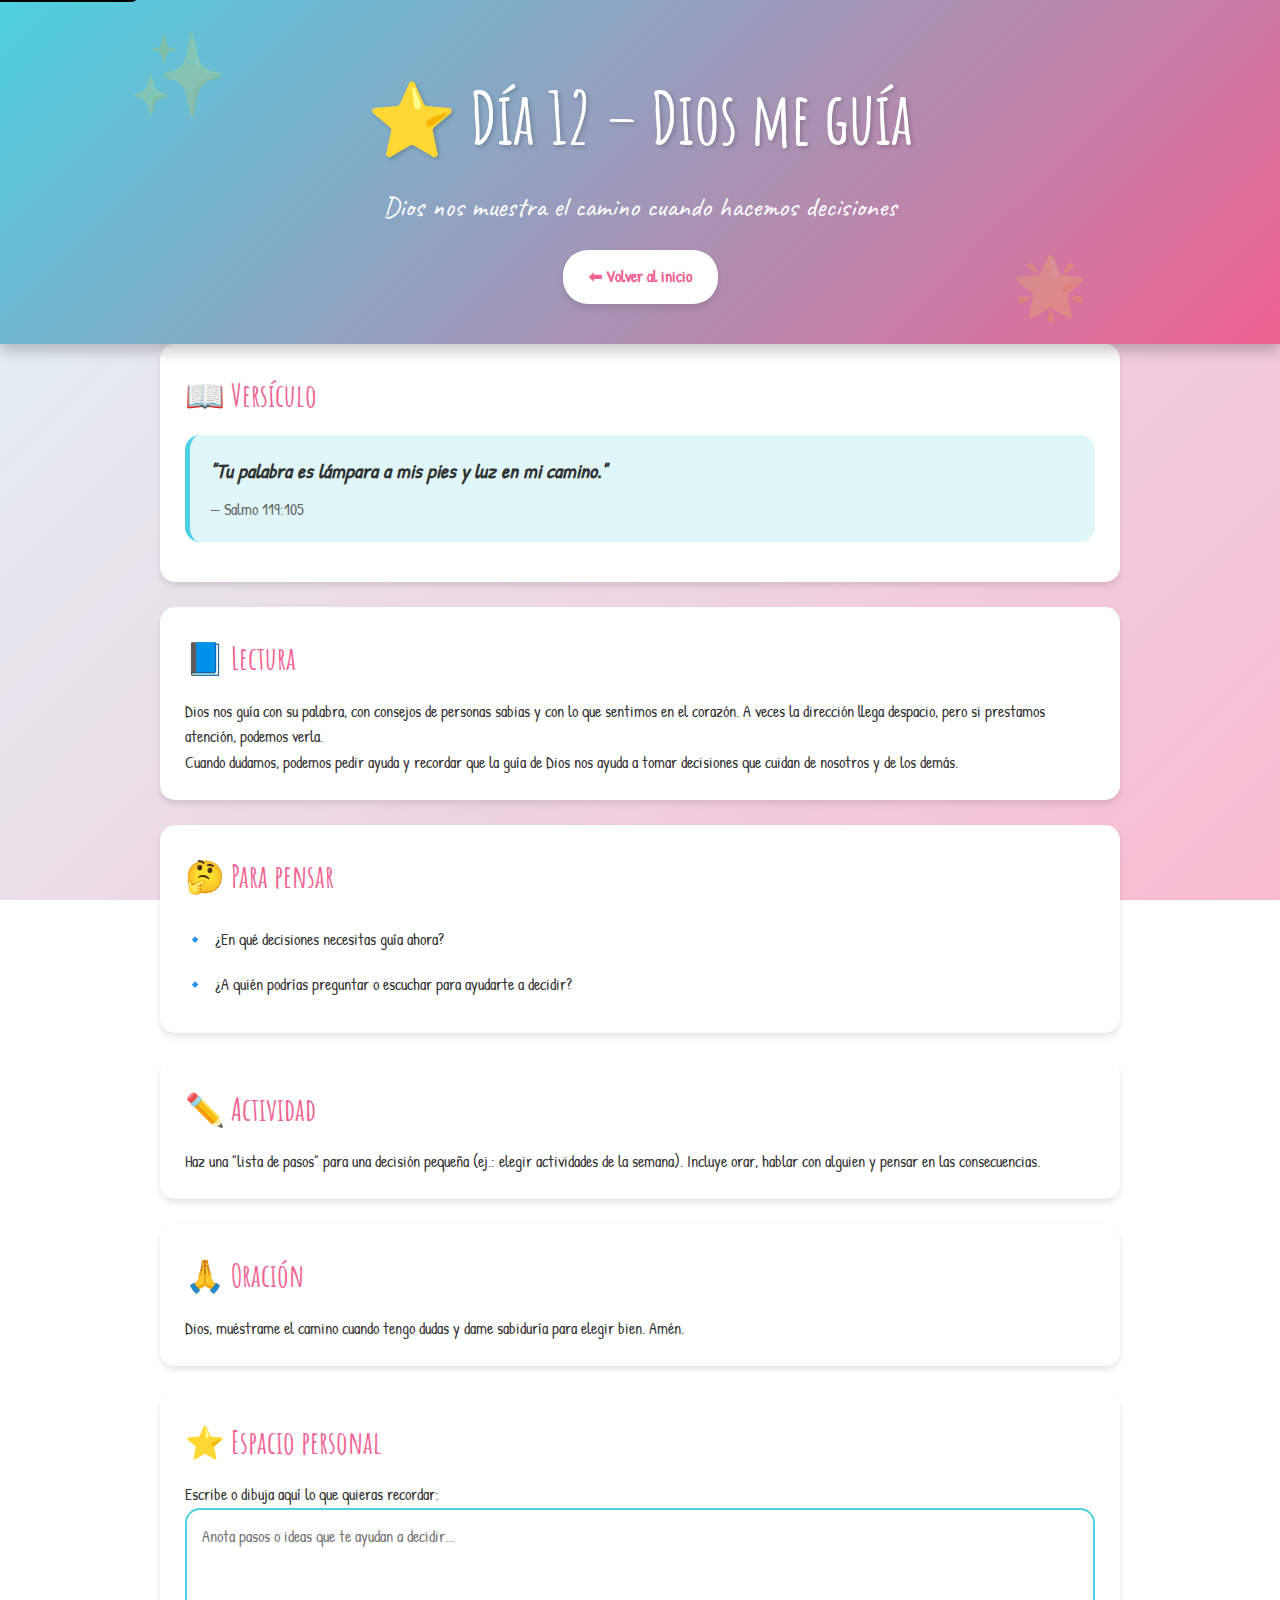
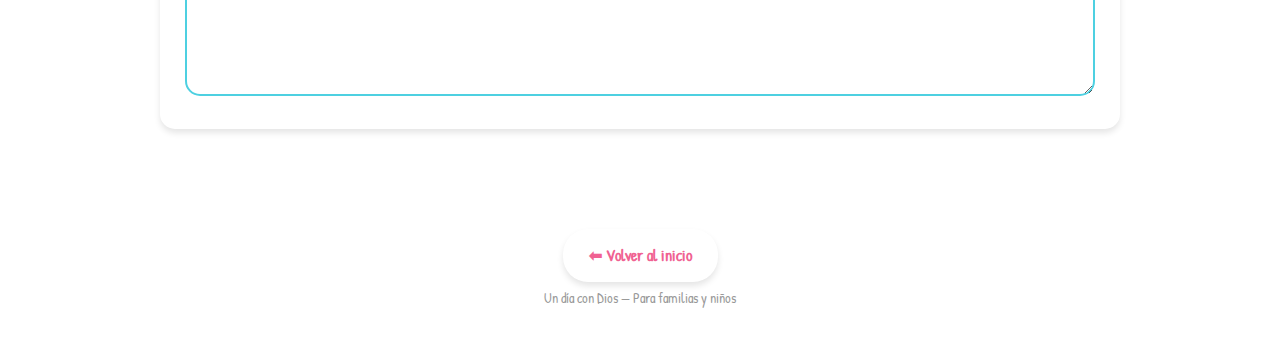
<file: OneDrive/Documentos/Libro niños devocional/dias/dia12.html>
<!doctype html><html lang="es"><head>  <meta charset="utf-8" />  <meta name="viewport" content="width=device-width,initial-scale=1" />  <title>Día 12 – Dios me guía | Un día con Dios</title>  <meta name="description" content="Día 12: Dios me guía. Reflexión breve sobre cómo Dios nos muestra el camino en la vida." />  <link rel="stylesheet" href="../css/styles.css" /></head><body>  <a class="skip-link" href="#main">Saltar al contenido</a>  <header class="site-header" role="banner">    <div class="container">      <h1>⭐ Día 12 – Dios me guía</h1>      <p class="lead">Dios nos muestra el camino cuando hacemos decisiones</p>      <nav aria-label="Navegación del día">        <a href="../index.html" class="button">⬅ Volver al inicio</a>      </nav>    </div>  </header>  <main id="main" role="main" class="container">    <section aria-labelledby="versiculo" class="card">      <h2 id="versiculo">📖 Versículo</h2>      <blockquote>        <p>"Tu palabra es lámpara a mis pies y luz en mi camino."</p>        <footer>— Salmo 119:105</footer>      </blockquote>    </section>    <section aria-labelledby="lectura" class="card">      <h2 id="lectura">📘 Lectura</h2>      <p>Dios nos guía con su palabra, con consejos de personas sabias y con lo que sentimos en el corazón. A veces la dirección llega despacio, pero si prestamos atención, podemos verla.</p>      <p>Cuando dudamos, podemos pedir ayuda y recordar que la guía de Dios nos ayuda a tomar decisiones que cuidan de nosotros y de los demás.</p>    </section>    <section aria-labelledby="pensar" class="card">      <h2 id="pensar">🤔 Para pensar</h2>      <ul>        <li>¿En qué decisiones necesitas guía ahora?</li>        <li>¿A quién podrías preguntar o escuchar para ayudarte a decidir?</li>      </ul>    </section>    <section aria-labelledby="actividad" class="card">      <h2 id="actividad">✏️ Actividad</h2>      <p>Haz una "lista de pasos" para una decisión pequeña (ej.: elegir actividades de la semana). Incluye orar, hablar con alguien y pensar en las consecuencias.</p>    </section>    <section aria-labelledby="oracion" class="card">      <h2 id="oracion">🙏 Oración</h2>      <p>Dios, muéstrame el camino cuando tengo dudas y dame sabiduría para elegir bien. Amén.</p>    </section>    <section aria-labelledby="espacio" class="card">      <h2 id="espacio">⭐ Espacio personal</h2>      <p>Escribe o dibuja aquí lo que quieras recordar:</p>      <textarea rows="7" aria-label="Espacio personal para escribir" placeholder="Anota pasos o ideas que te ayudan a decidir..."></textarea>    </section>  </main>  <footer class="site-footer" role="contentinfo">    <div class="container">      <a href="../index.html" class="button">⬅ Volver al inicio</a>      <p class="muted">Un día con Dios — Para familias y niños</p>    </div>  </footer></body></html>
</file>
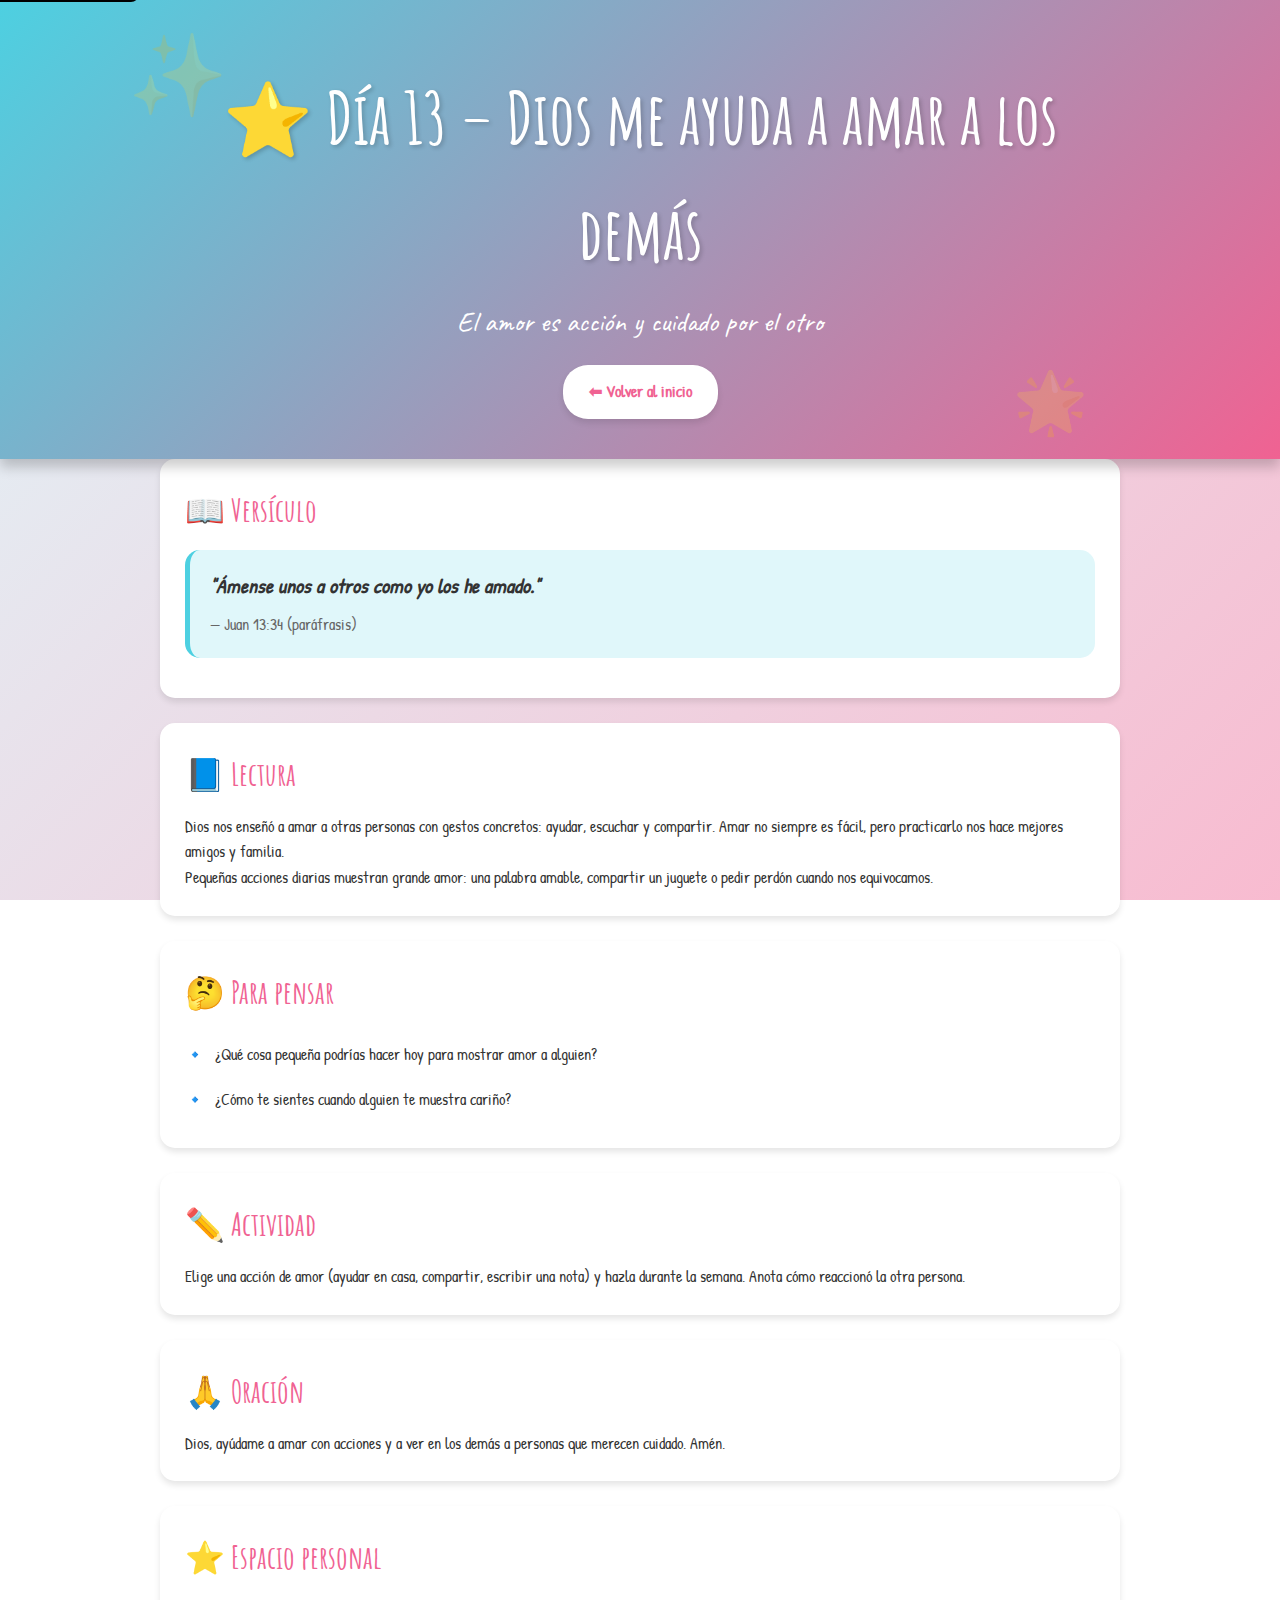
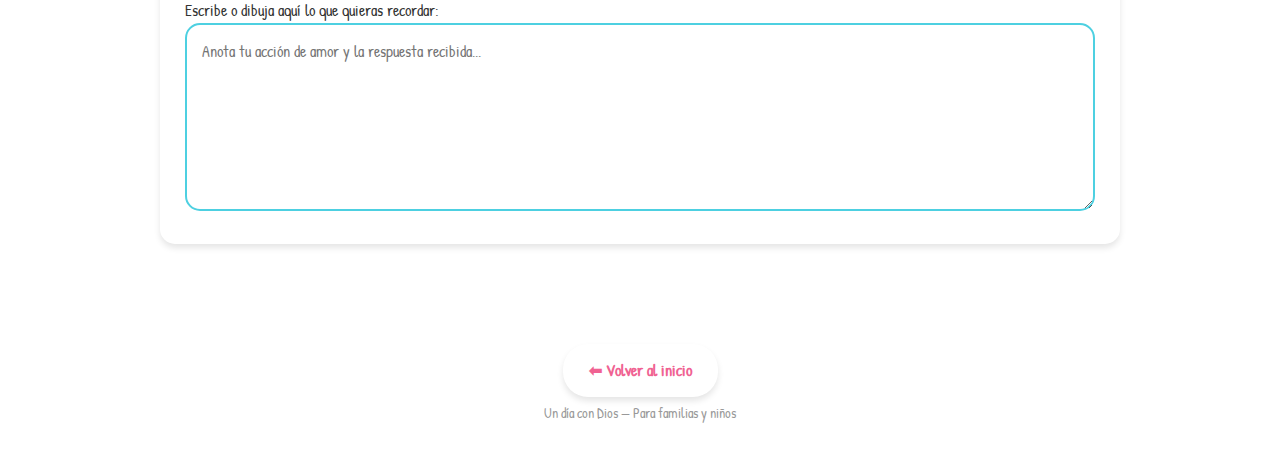
<file: OneDrive/Documentos/Libro niños devocional/dias/dia13.html>
<!doctype html><html lang="es"><head>  <meta charset="utf-8" />  <meta name="viewport" content="width=device-width,initial-scale=1" />  <title>Día 13 – Dios me ayuda a amar a los demás | Un día con Dios</title>  <meta name="description" content="Día 13: Dios me ayuda a amar a los demás. Actividad para practicar el amor y la amistad." />  <link rel="stylesheet" href="../css/styles.css" /></head><body>  <a class="skip-link" href="#main">Saltar al contenido</a>  <header class="site-header" role="banner">    <div class="container">      <h1>⭐ Día 13 – Dios me ayuda a amar a los demás</h1>      <p class="lead">El amor es acción y cuidado por el otro</p>      <nav aria-label="Navegación del día">        <a href="../index.html" class="button">⬅ Volver al inicio</a>      </nav>    </div>  </header>  <main id="main" role="main" class="container">    <section aria-labelledby="versiculo" class="card">      <h2 id="versiculo">📖 Versículo</h2>      <blockquote>        <p>"Ámense unos a otros como yo los he amado."</p>        <footer>— Juan 13:34 (paráfrasis)</footer>      </blockquote>    </section>    <section aria-labelledby="lectura" class="card">      <h2 id="lectura">📘 Lectura</h2>      <p>Dios nos enseñó a amar a otras personas con gestos concretos: ayudar, escuchar y compartir. Amar no siempre es fácil, pero practicarlo nos hace mejores amigos y familia.</p>      <p>Pequeñas acciones diarias muestran grande amor: una palabra amable, compartir un juguete o pedir perdón cuando nos equivocamos.</p>    </section>    <section aria-labelledby="pensar" class="card">      <h2 id="pensar">🤔 Para pensar</h2>      <ul>        <li>¿Qué cosa pequeña podrías hacer hoy para mostrar amor a alguien?</li>        <li>¿Cómo te sientes cuando alguien te muestra cariño?</li>      </ul>    </section>    <section aria-labelledby="actividad" class="card">      <h2 id="actividad">✏️ Actividad</h2>      <p>Elige una acción de amor (ayudar en casa, compartir, escribir una nota) y hazla durante la semana. Anota cómo reaccionó la otra persona.</p>    </section>    <section aria-labelledby="oracion" class="card">      <h2 id="oracion">🙏 Oración</h2>      <p>Dios, ayúdame a amar con acciones y a ver en los demás a personas que merecen cuidado. Amén.</p>    </section>    <section aria-labelledby="espacio" class="card">      <h2 id="espacio">⭐ Espacio personal</h2>      <p>Escribe o dibuja aquí lo que quieras recordar:</p>      <textarea rows="7" aria-label="Espacio personal para escribir" placeholder="Anota tu acción de amor y la respuesta recibida..."></textarea>    </section>  </main>  <footer class="site-footer" role="contentinfo">    <div class="container">      <a href="../index.html" class="button">⬅ Volver al inicio</a>      <p class="muted">Un día con Dios — Para familias y niños</p>    </div>  </footer></body></html>
</file>
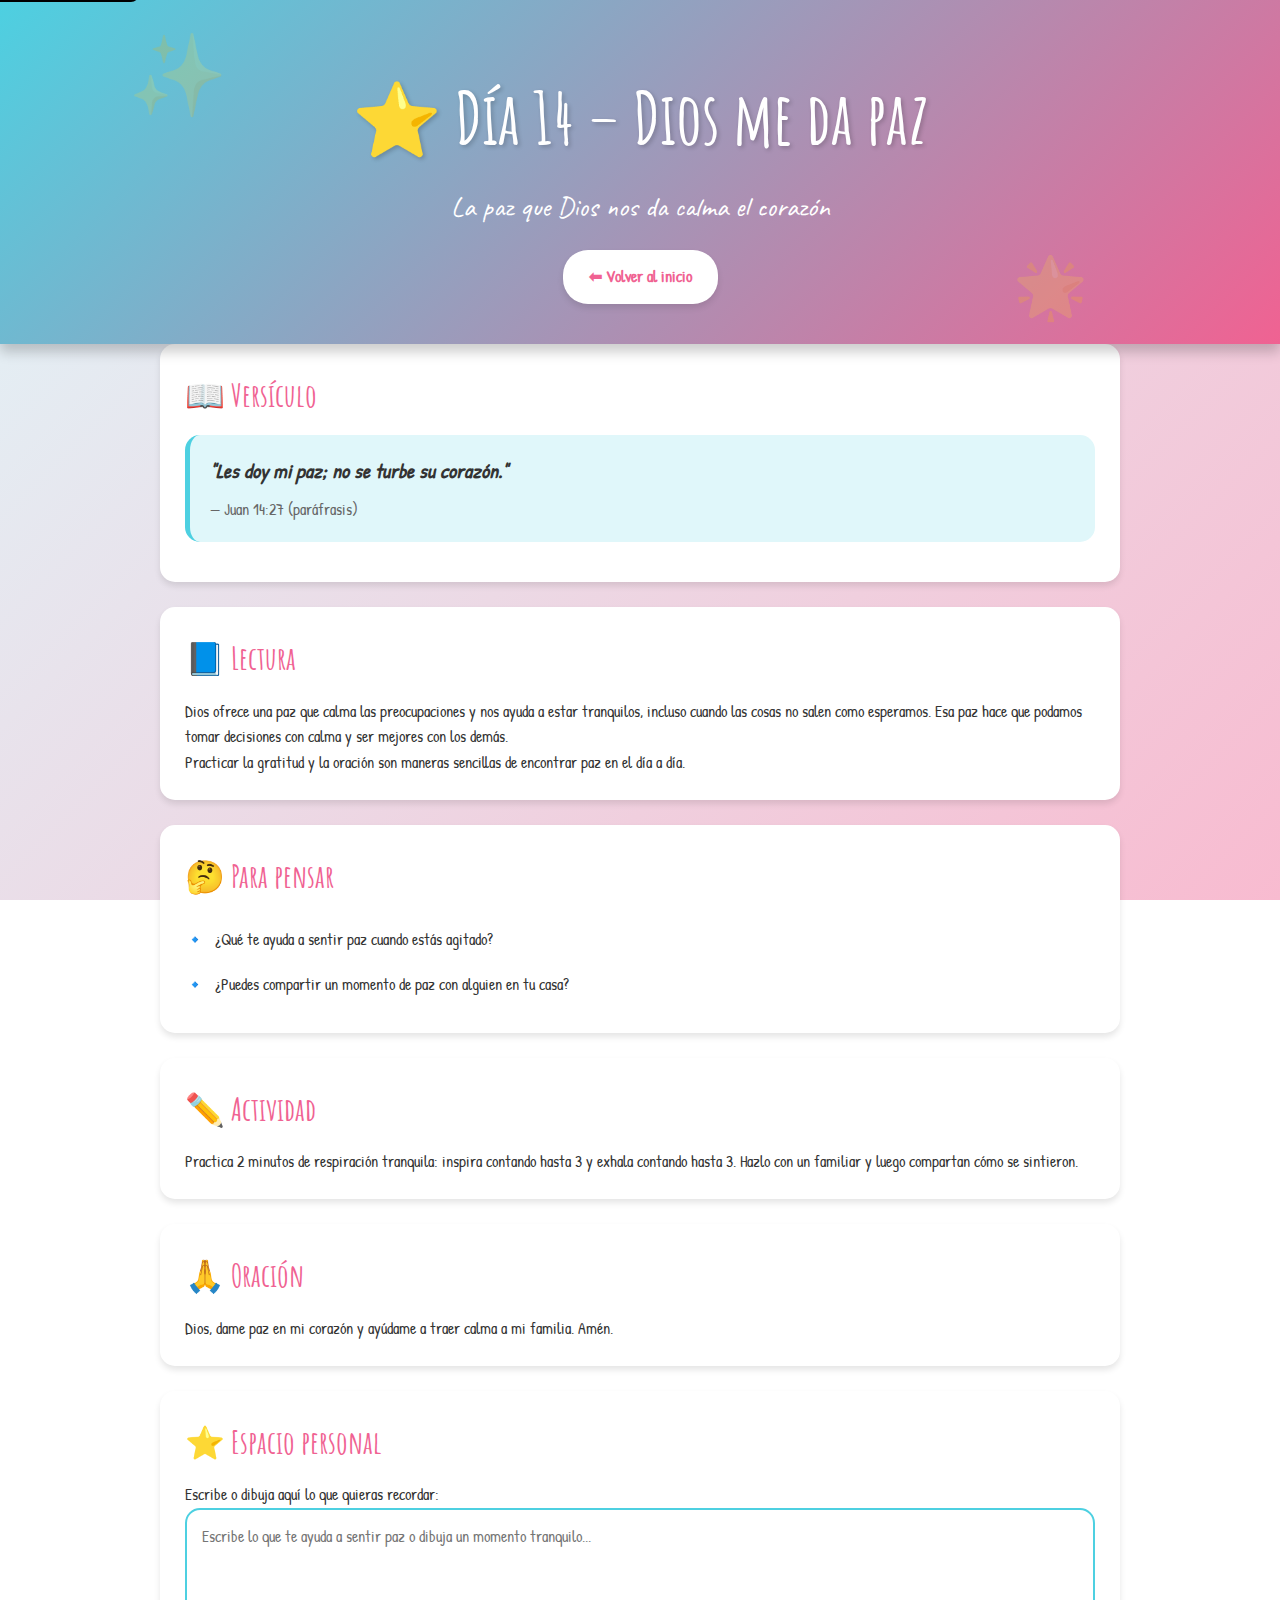
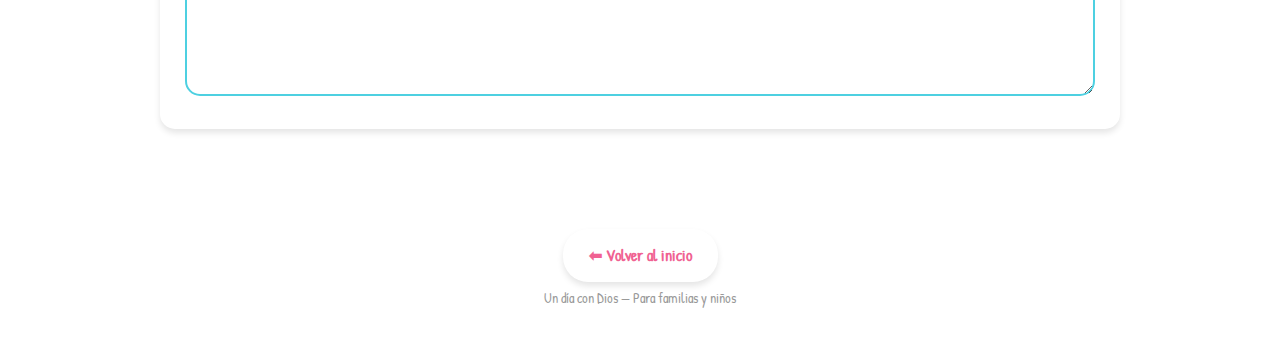
<file: OneDrive/Documentos/Libro niños devocional/dias/dia14.html>
<!doctype html><html lang="es"><head>  <meta charset="utf-8" />  <meta name="viewport" content="width=device-width,initial-scale=1" />  <title>Día 14 – Dios me da paz | Un día con Dios</title>  <meta name="description" content="Día 14: Dios me da paz. Reflexión para niños sobre la paz en el corazón y en la familia." />  <link rel="stylesheet" href="../css/styles.css" /></head><body>  <a class="skip-link" href="#main">Saltar al contenido</a>  <header class="site-header" role="banner">    <div class="container">      <h1>⭐ Día 14 – Dios me da paz</h1>      <p class="lead">La paz que Dios nos da calma el corazón</p>      <nav aria-label="Navegación del día">        <a href="../index.html" class="button">⬅ Volver al inicio</a>      </nav>    </div>  </header>  <main id="main" role="main" class="container">    <section aria-labelledby="versiculo" class="card">      <h2 id="versiculo">📖 Versículo</h2>      <blockquote>        <p>"Les doy mi paz; no se turbe su corazón."</p>        <footer>— Juan 14:27 (paráfrasis)</footer>      </blockquote>    </section>    <section aria-labelledby="lectura" class="card">      <h2 id="lectura">📘 Lectura</h2>      <p>Dios ofrece una paz que calma las preocupaciones y nos ayuda a estar tranquilos, incluso cuando las cosas no salen como esperamos. Esa paz hace que podamos tomar decisiones con calma y ser mejores con los demás.</p>      <p>Practicar la gratitud y la oración son maneras sencillas de encontrar paz en el día a día.</p>    </section>    <section aria-labelledby="pensar" class="card">      <h2 id="pensar">🤔 Para pensar</h2>      <ul>        <li>¿Qué te ayuda a sentir paz cuando estás agitado?</li>        <li>¿Puedes compartir un momento de paz con alguien en tu casa?</li>      </ul>    </section>    <section aria-labelledby="actividad" class="card">      <h2 id="actividad">✏️ Actividad</h2>      <p>Practica 2 minutos de respiración tranquila: inspira contando hasta 3 y exhala contando hasta 3. Hazlo con un familiar y luego compartan cómo se sintieron.</p>    </section>    <section aria-labelledby="oracion" class="card">      <h2 id="oracion">🙏 Oración</h2>      <p>Dios, dame paz en mi corazón y ayúdame a traer calma a mi familia. Amén.</p>    </section>    <section aria-labelledby="espacio" class="card">      <h2 id="espacio">⭐ Espacio personal</h2>      <p>Escribe o dibuja aquí lo que quieras recordar:</p>      <textarea rows="7" aria-label="Espacio personal para escribir" placeholder="Escribe lo que te ayuda a sentir paz o dibuja un momento tranquilo..."></textarea>    </section>  </main>  <footer class="site-footer" role="contentinfo">    <div class="container">      <a href="../index.html" class="button">⬅ Volver al inicio</a>      <p class="muted">Un día con Dios — Para familias y niños</p>    </div>  </footer></body></html>
</file>
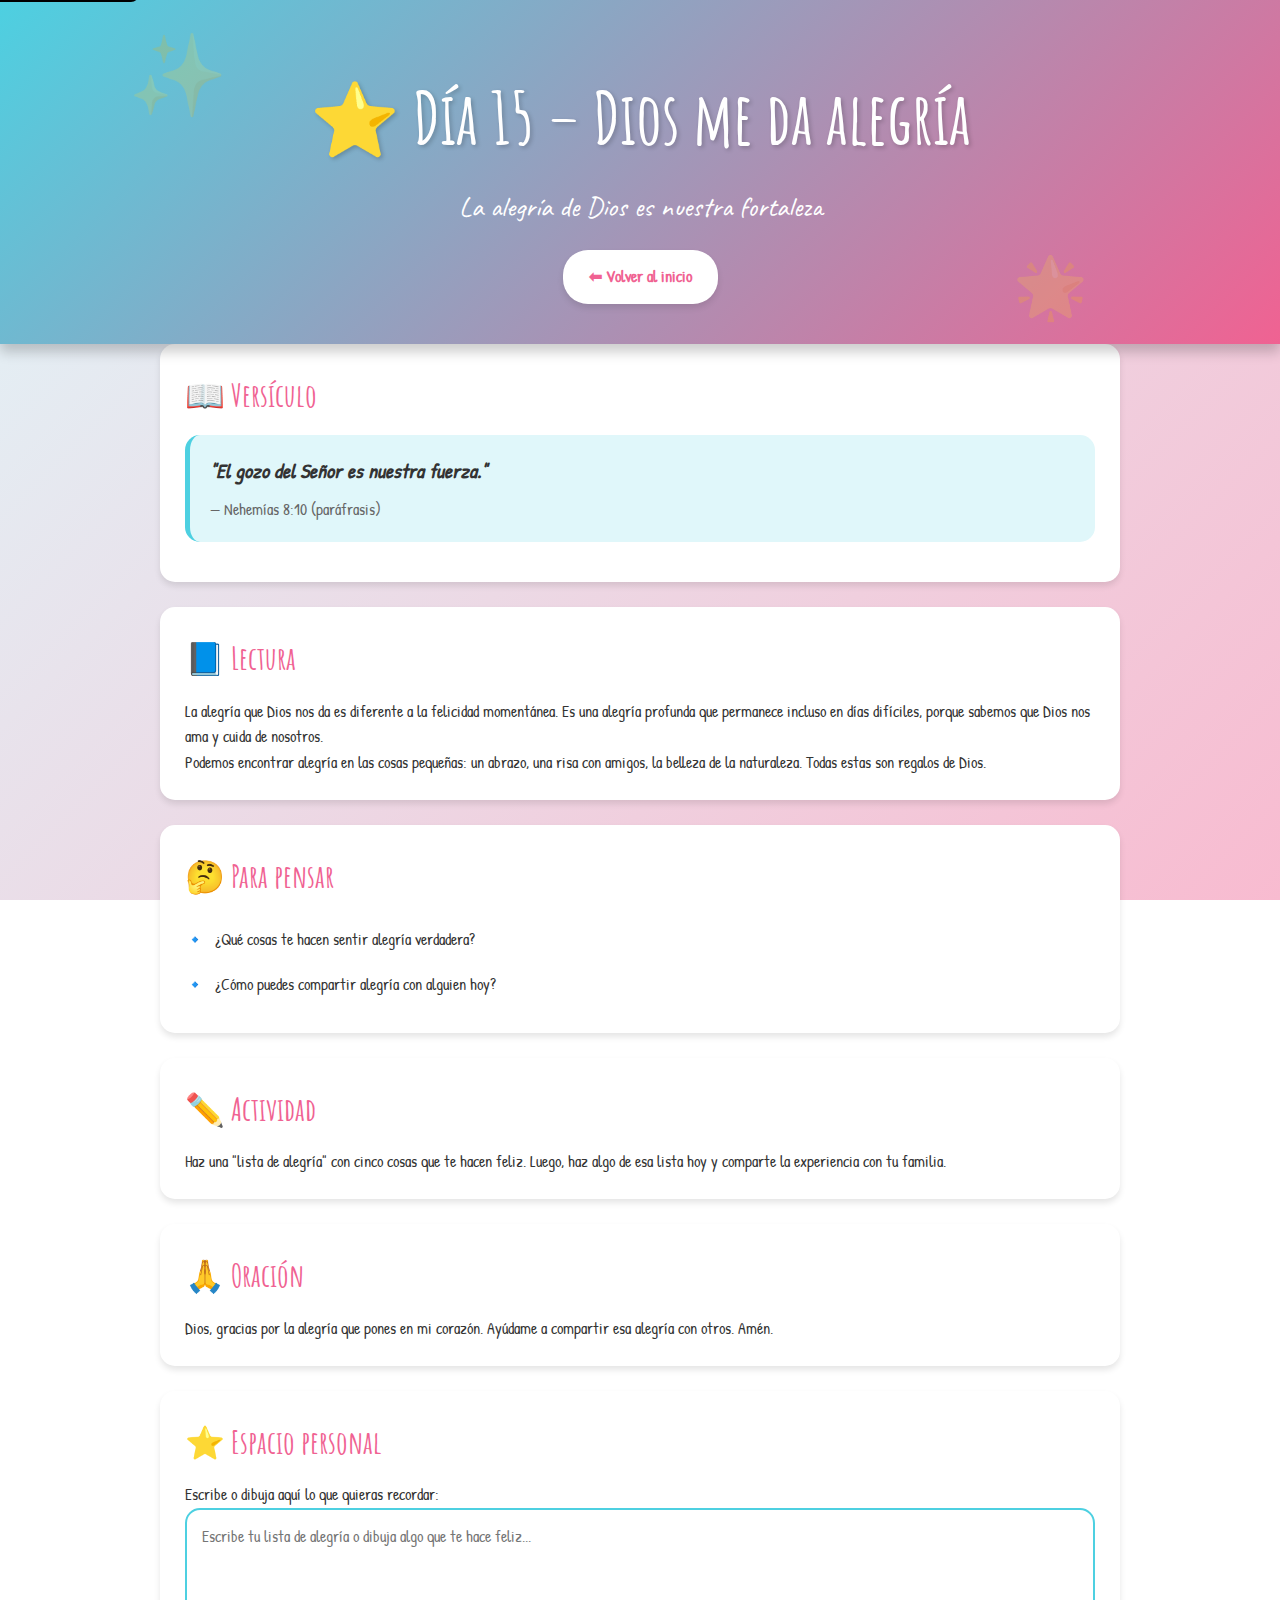
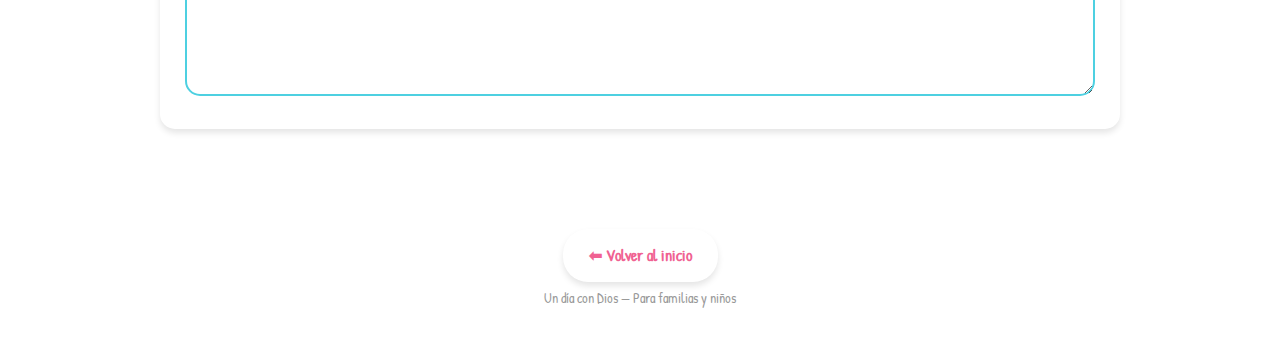
<file: OneDrive/Documentos/Libro niños devocional/dias/dia15.html>
<!doctype html><html lang="es"><head>  <meta charset="utf-8" />  <meta name="viewport" content="width=device-width,initial-scale=1" />  <title>Día 15 – Dios me da alegría | Un día con Dios</title>  <meta name="description" content="Día 15: Dios me da alegría. Reflexión para niños sobre la alegría que viene de Dios." />  <link rel="stylesheet" href="../css/styles.css" /></head><body>  <a class="skip-link" href="#main">Saltar al contenido</a>  <header class="site-header" role="banner">    <div class="container">      <h1>⭐ Día 15 – Dios me da alegría</h1>      <p class="lead">La alegría de Dios es nuestra fortaleza</p>      <nav aria-label="Navegación del día">        <a href="../index.html" class="button">⬅ Volver al inicio</a>      </nav>    </div>  </header>  <main id="main" role="main" class="container">    <section aria-labelledby="versiculo" class="card">      <h2 id="versiculo">📖 Versículo</h2>      <blockquote>        <p>"El gozo del Señor es nuestra fuerza."</p>        <footer>— Nehemías 8:10 (paráfrasis)</footer>      </blockquote>    </section>    <section aria-labelledby="lectura" class="card">      <h2 id="lectura">📘 Lectura</h2>      <p>La alegría que Dios nos da es diferente a la felicidad momentánea. Es una alegría profunda que permanece incluso en días difíciles, porque sabemos que Dios nos ama y cuida de nosotros.</p>      <p>Podemos encontrar alegría en las cosas pequeñas: un abrazo, una risa con amigos, la belleza de la naturaleza. Todas estas son regalos de Dios.</p>    </section>    <section aria-labelledby="pensar" class="card">      <h2 id="pensar">🤔 Para pensar</h2>      <ul>        <li>¿Qué cosas te hacen sentir alegría verdadera?</li>        <li>¿Cómo puedes compartir alegría con alguien hoy?</li>      </ul>    </section>    <section aria-labelledby="actividad" class="card">      <h2 id="actividad">✏️ Actividad</h2>      <p>Haz una "lista de alegría" con cinco cosas que te hacen feliz. Luego, haz algo de esa lista hoy y comparte la experiencia con tu familia.</p>    </section>    <section aria-labelledby="oracion" class="card">      <h2 id="oracion">🙏 Oración</h2>      <p>Dios, gracias por la alegría que pones en mi corazón. Ayúdame a compartir esa alegría con otros. Amén.</p>    </section>    <section aria-labelledby="espacio" class="card">      <h2 id="espacio">⭐ Espacio personal</h2>      <p>Escribe o dibuja aquí lo que quieras recordar:</p>      <textarea rows="7" aria-label="Espacio personal para escribir" placeholder="Escribe tu lista de alegría o dibuja algo que te hace feliz..."></textarea>    </section>  </main>  <footer class="site-footer" role="contentinfo">    <div class="container">      <a href="../index.html" class="button">⬅ Volver al inicio</a>      <p class="muted">Un día con Dios — Para familias y niños</p>    </div>  </footer></body></html>
</file>
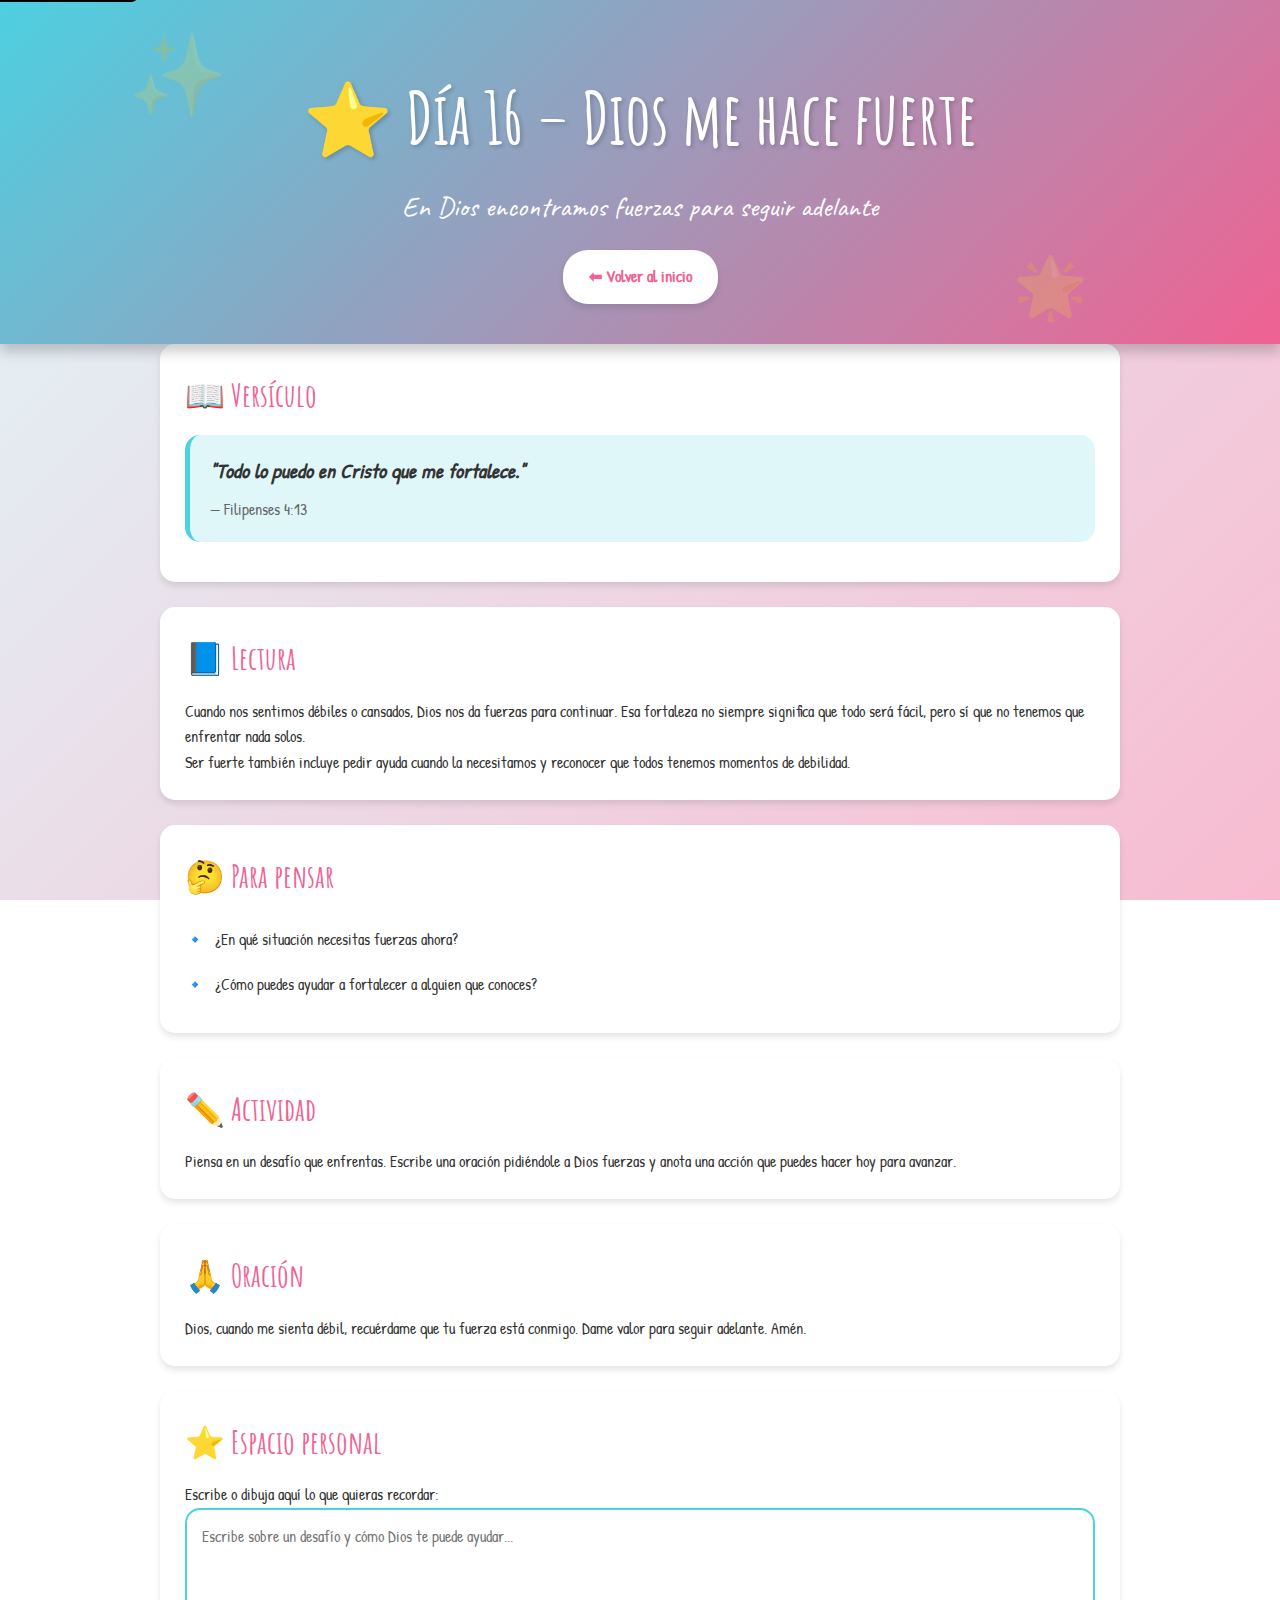
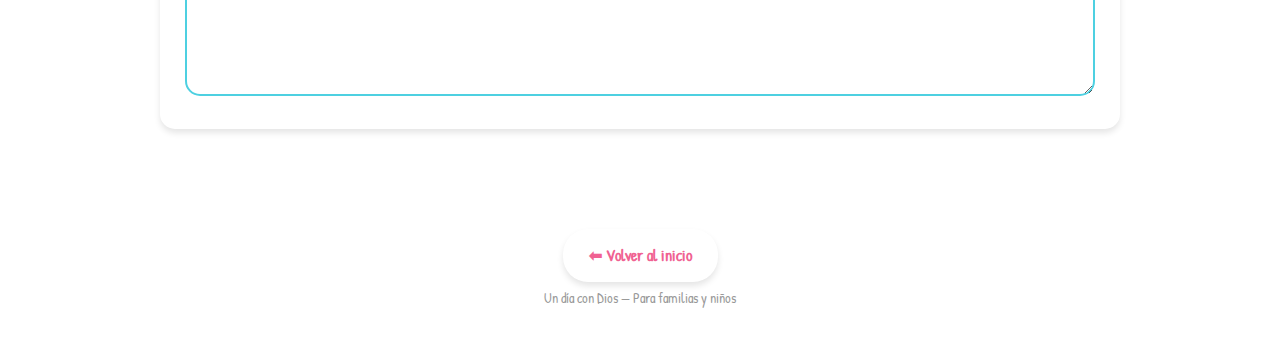
<file: OneDrive/Documentos/Libro niños devocional/dias/dia16.html>
<!doctype html><html lang="es"><head>  <meta charset="utf-8" />  <meta name="viewport" content="width=device-width,initial-scale=1" />  <title>Día 16 – Dios me hace fuerte | Un día con Dios</title>  <meta name="description" content="Día 16: Dios me hace fuerte. Mensaje sobre la fortaleza que viene de Dios." />  <link rel="stylesheet" href="../css/styles.css" /></head><body>  <a class="skip-link" href="#main">Saltar al contenido</a>  <header class="site-header" role="banner">    <div class="container">      <h1>⭐ Día 16 – Dios me hace fuerte</h1>      <p class="lead">En Dios encontramos fuerzas para seguir adelante</p>      <nav aria-label="Navegación del día">        <a href="../index.html" class="button">⬅ Volver al inicio</a>      </nav>    </div>  </header>  <main id="main" role="main" class="container">    <section aria-labelledby="versiculo" class="card">      <h2 id="versiculo">📖 Versículo</h2>      <blockquote>        <p>"Todo lo puedo en Cristo que me fortalece."</p>        <footer>— Filipenses 4:13</footer>      </blockquote>    </section>    <section aria-labelledby="lectura" class="card">      <h2 id="lectura">📘 Lectura</h2>      <p>Cuando nos sentimos débiles o cansados, Dios nos da fuerzas para continuar. Esa fortaleza no siempre significa que todo será fácil, pero sí que no tenemos que enfrentar nada solos.</p>      <p>Ser fuerte también incluye pedir ayuda cuando la necesitamos y reconocer que todos tenemos momentos de debilidad.</p>    </section>    <section aria-labelledby="pensar" class="card">      <h2 id="pensar">🤔 Para pensar</h2>      <ul>        <li>¿En qué situación necesitas fuerzas ahora?</li>        <li>¿Cómo puedes ayudar a fortalecer a alguien que conoces?</li>      </ul>    </section>    <section aria-labelledby="actividad" class="card">      <h2 id="actividad">✏️ Actividad</h2>      <p>Piensa en un desafío que enfrentas. Escribe una oración pidiéndole a Dios fuerzas y anota una acción que puedes hacer hoy para avanzar.</p>    </section>    <section aria-labelledby="oracion" class="card">      <h2 id="oracion">🙏 Oración</h2>      <p>Dios, cuando me sienta débil, recuérdame que tu fuerza está conmigo. Dame valor para seguir adelante. Amén.</p>    </section>    <section aria-labelledby="espacio" class="card">      <h2 id="espacio">⭐ Espacio personal</h2>      <p>Escribe o dibuja aquí lo que quieras recordar:</p>      <textarea rows="7" aria-label="Espacio personal para escribir" placeholder="Escribe sobre un desafío y cómo Dios te puede ayudar..."></textarea>    </section>  </main>  <footer class="site-footer" role="contentinfo">    <div class="container">      <a href="../index.html" class="button">⬅ Volver al inicio</a>      <p class="muted">Un día con Dios — Para familias y niños</p>    </div>  </footer></body></html>
</file>
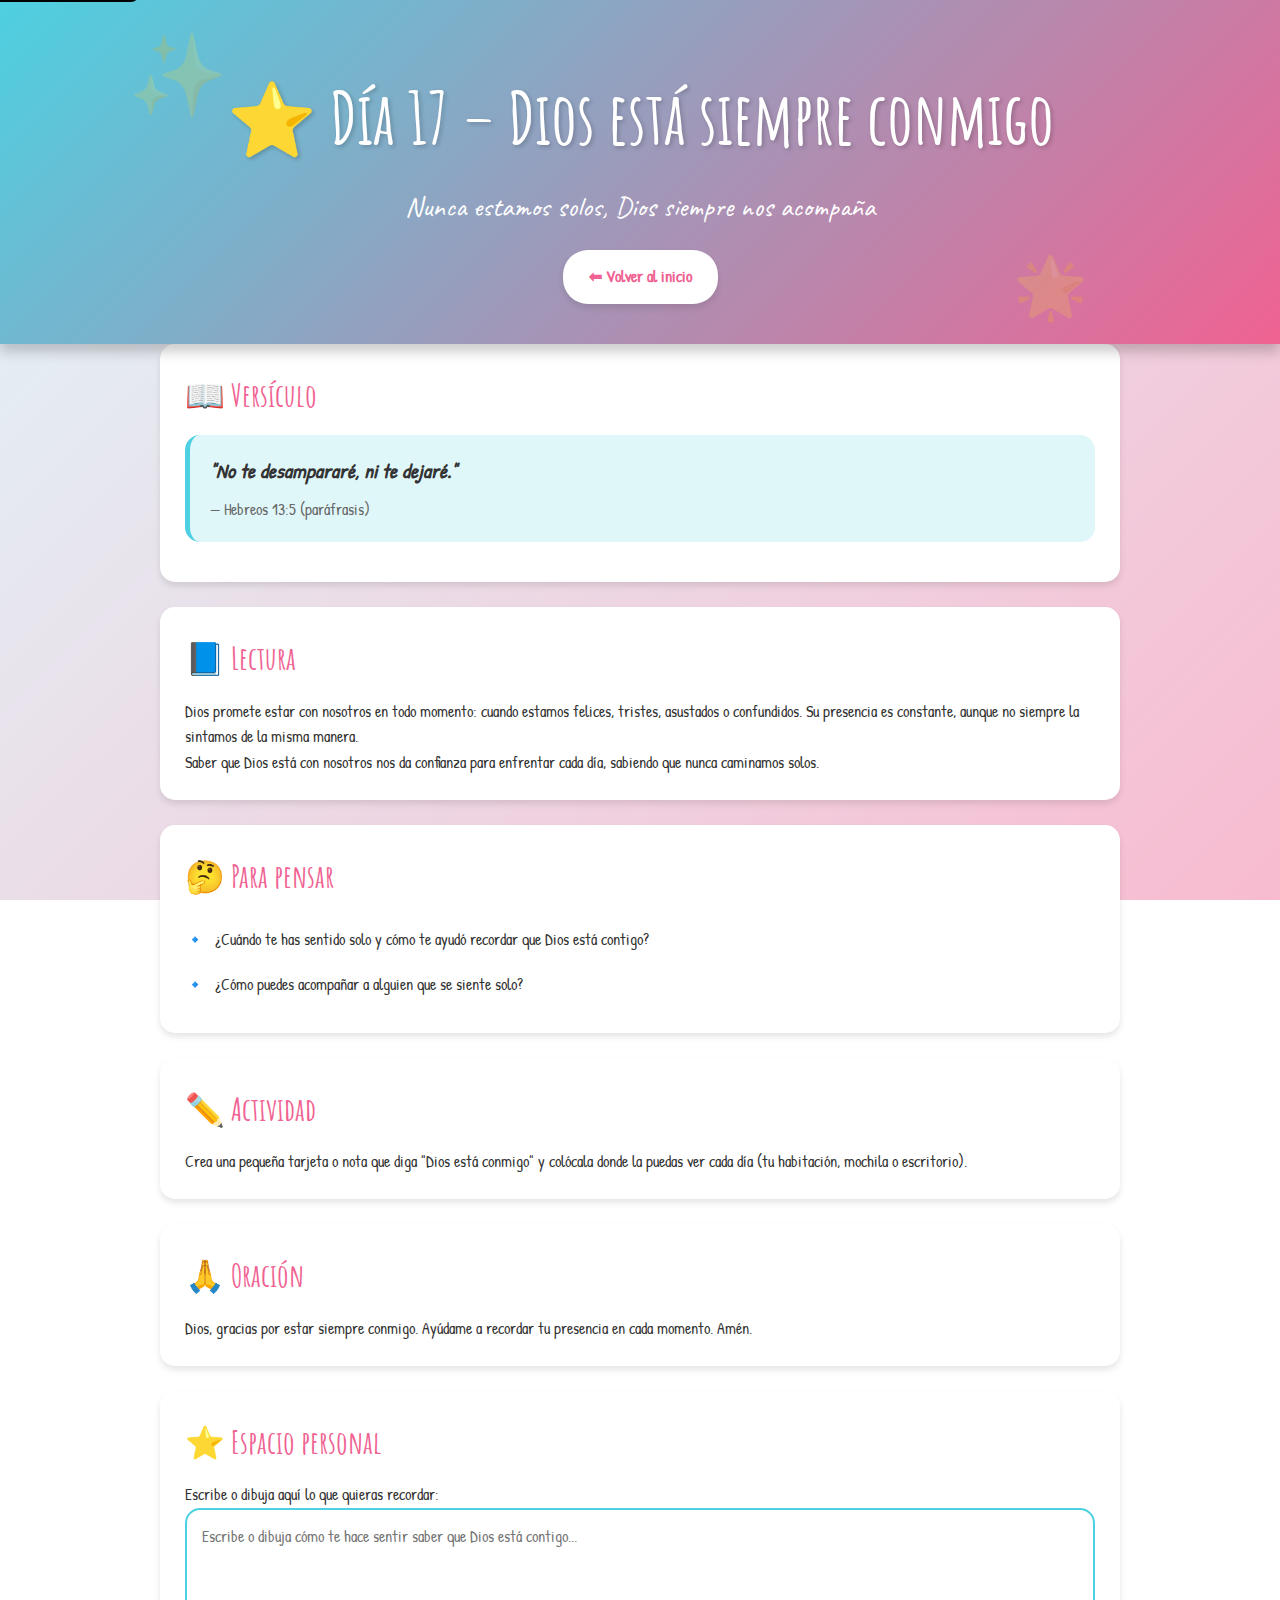
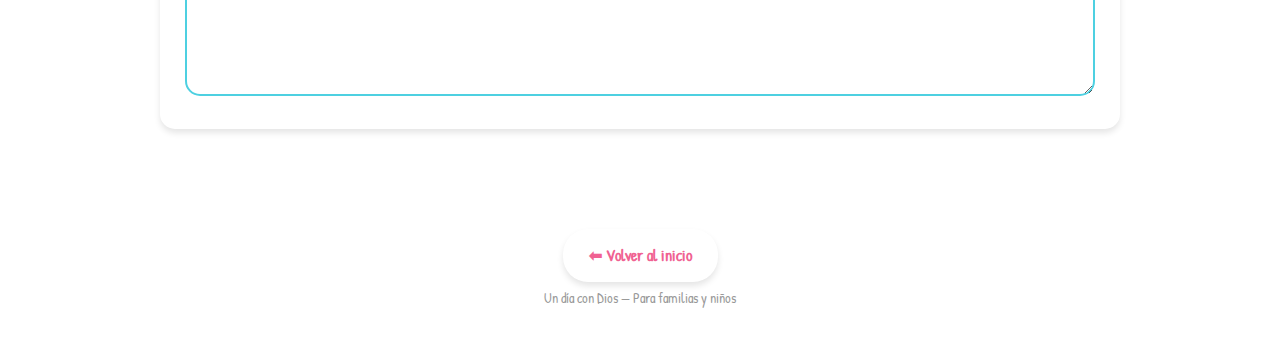
<file: OneDrive/Documentos/Libro niños devocional/dias/dia17.html>
<!doctype html><html lang="es"><head>  <meta charset="utf-8" />  <meta name="viewport" content="width=device-width,initial-scale=1" />  <title>Día 17 – Dios está siempre conmigo | Un día con Dios</title>  <meta name="description" content="Día 17: Dios está siempre conmigo. Reflexión sobre la presencia constante de Dios." />  <link rel="stylesheet" href="../css/styles.css" /></head><body>  <a class="skip-link" href="#main">Saltar al contenido</a>  <header class="site-header" role="banner">    <div class="container">      <h1>⭐ Día 17 – Dios está siempre conmigo</h1>      <p class="lead">Nunca estamos solos, Dios siempre nos acompaña</p>      <nav aria-label="Navegación del día">        <a href="../index.html" class="button">⬅ Volver al inicio</a>      </nav>    </div>  </header>  <main id="main" role="main" class="container">    <section aria-labelledby="versiculo" class="card">      <h2 id="versiculo">📖 Versículo</h2>      <blockquote>        <p>"No te desampararé, ni te dejaré."</p>        <footer>— Hebreos 13:5 (paráfrasis)</footer>      </blockquote>    </section>    <section aria-labelledby="lectura" class="card">      <h2 id="lectura">📘 Lectura</h2>      <p>Dios promete estar con nosotros en todo momento: cuando estamos felices, tristes, asustados o confundidos. Su presencia es constante, aunque no siempre la sintamos de la misma manera.</p>      <p>Saber que Dios está con nosotros nos da confianza para enfrentar cada día, sabiendo que nunca caminamos solos.</p>    </section>    <section aria-labelledby="pensar" class="card">      <h2 id="pensar">🤔 Para pensar</h2>      <ul>        <li>¿Cuándo te has sentido solo y cómo te ayudó recordar que Dios está contigo?</li>        <li>¿Cómo puedes acompañar a alguien que se siente solo?</li>      </ul>    </section>    <section aria-labelledby="actividad" class="card">      <h2 id="actividad">✏️ Actividad</h2>      <p>Crea una pequeña tarjeta o nota que diga "Dios está conmigo" y colócala donde la puedas ver cada día (tu habitación, mochila o escritorio).</p>    </section>    <section aria-labelledby="oracion" class="card">      <h2 id="oracion">🙏 Oración</h2>      <p>Dios, gracias por estar siempre conmigo. Ayúdame a recordar tu presencia en cada momento. Amén.</p>    </section>    <section aria-labelledby="espacio" class="card">      <h2 id="espacio">⭐ Espacio personal</h2>      <p>Escribe o dibuja aquí lo que quieras recordar:</p>      <textarea rows="7" aria-label="Espacio personal para escribir" placeholder="Escribe o dibuja cómo te hace sentir saber que Dios está contigo..."></textarea>    </section>  </main>  <footer class="site-footer" role="contentinfo">    <div class="container">      <a href="../index.html" class="button">⬅ Volver al inicio</a>      <p class="muted">Un día con Dios — Para familias y niños</p>    </div>  </footer></body></html>
</file>
<file: styles.css>
/* ===============================
   🎨 ESTILOS GENERALES
   =============================== */
* {
    margin: 0;
    padding: 0;
    box-sizing: border-box;
}

body {
    font-family: 'Patrick Hand', cursive;
    background: linear-gradient(135deg, #E0F7FA 0%, #F8BBD0 100%);
    min-height: 100vh;
}

/* ===============================
   🌈 HERO – Presentación
   =============================== */
.hero {
    text-align: center;
    padding: 60px 20px;
    background: linear-gradient(135deg, #4DD0E1 0%, #F06292 100%);
    color: white;
    box-shadow: 0 5px 20px rgba(0,0,0,0.2);
}

.hero h1 {
    font-family: 'Amatic SC', cursive;
    font-size: 72px;
    margin-bottom: 10px;
}

.hero h2 {
    font-family: 'Caveat', cursive;
    font-size: 36px;
}

/* ===============================
   📖 SECCIONES EDUCATIVAS
   =============================== */
.container {
    max-width: 1000px;
    margin: 40px auto;
    padding: 0 20px;
}

.welcome-section,
.topics-section {
    background: white;
    border-radius: 20px;
    padding: 40px;
    margin-bottom: 30px;
}

/* ===============================
   📅 DEVOCIONAL
   =============================== */
.versiculo {
    background: #E0F7FA;
    padding: 20px;
    border-radius: 15px;
}

.ensenanza {
    background: #FFF9C4;
    padding: 20px;
    border-radius: 15px;
}

/* ===============================
   🔁 NAVEGACIÓN
   =============================== */
.navigation {
    display: flex;
    justify-content: space-between;
    padding: 20px;
}

/* ===============================
   📱 RESPONSIVE
   =============================== */
@media (max-width: 768px) {
    .hero h1 {
        font-size: 48px;
    }
    .hero h2 {
        font-size: 26px;
    }
}

/* ===============================
   🧩 PÁGINAS, ANIMACIONES y BOTONES
   =============================== */
:root {
    --primary: #00ACC1;
    --accent: #EC407A;
    --bg-start: #E0F7FA;
    --bg-end: #F8BBD0;
    --hero-start: #4DD0E1;
    --hero-end: #F06292;
    --text-dark: #00363a;
}

.page {
    padding: 40px;
    min-height: 520px;
    display: none;
    color: var(--text-dark);
}

.page.active {
    display: block;
    animation: fadeIn 0.45s ease-in;
}

@keyframes fadeIn {
    from { opacity: 0; transform: translateY(6px); }
    to { opacity: 1; transform: translateY(0); }
}

.nav-btn {
    font-family: 'Caveat', cursive;
    padding: 10px 22px;
    font-size: 18px;
    background: white;
    color: var(--primary);
    border: 1px solid rgba(0,0,0,0.06);
    border-radius: 18px;
    cursor: pointer;
    box-shadow: 0 6px 18px rgba(0,0,0,0.08);
    transition: transform .12s ease, box-shadow .12s ease;
}

.nav-btn:hover:not(:disabled) {
    transform: translateY(-2px);
}

.nav-btn:focus {
    outline: 3px solid rgba(0,172,193,0.15);
}

.nav-btn:disabled {
    opacity: 0.45;
    cursor: default;
}

.page-counter {
    font-family: 'Caveat', cursive;
    font-size: 20px;
    color: white;
    font-weight: bold;
}

.page p {
    font-size: 18px;
    line-height: 1.8;
    color: #1b4b4d;
}

/* Mejor contraste para versículo */
.versiculo {
    background: linear-gradient(135deg, var(--bg-start) 0%, #FCE4EC 100%);
    padding: 20px;
    border-radius: 15px;
    border-left: 6px solid var(--accent);
    margin: 20px 0;
    font-size: 20px;
    font-style: italic;
    color: #005357;
}

/* Mejoras en la hero */
.hero {
    text-align: center;
    padding: 60px 20px;
    background: linear-gradient(135deg, var(--hero-start) 0%, var(--hero-end) 100%);
    color: white;
    box-shadow: 0 6px 30px rgba(0,0,0,0.12);
    border-radius: 18px 18px 0 0;
}

.hero h1 {
    font-family: 'Amatic SC', cursive;
    font-size: clamp(36px, 6vw, 72px);
    margin-bottom: 8px;
}

.hero h2 {
    font-family: 'Caveat', cursive;
    font-size: clamp(20px, 3.5vw, 36px);
}

.hero p {
    font-size: 20px;
}

/* Responsive tweaks */
@media (max-width: 900px) {
    .container { padding: 0 14px; }
    .page { padding: 28px; }
}

@media (max-width: 600px) {
    .hero { padding: 40px 16px; border-radius: 12px; }
    .page { min-height: 420px; }
}

/* Pequeñas mejoras de accesibilidad */
a, button { touch-action: manipulation; }

/* Animación sutil para entradas de párrafo */
.page p { opacity: 0; transform: translateY(4px); animation: fadeInText .5s ease forwards .12s; }
@keyframes fadeInText { to { opacity: 1; transform: none; } }
</file>
<file: OneDrive/Documentos/Libro niños devocional/css/styles.css>
/* ================================
   Estilos mejorados para Un día con Dios
   Devocional infantil - Versión completa
   ================================ */

/* === Reset y fuentes === */
@import url('https://fonts.googleapis.com/css2?family=Amatic+SC:wght@400;700&family=Patrick+Hand&family=Caveat:wght@400;700&display=swap');

* {
  margin: 0;
  padding: 0;
  box-sizing: border-box;
}

/* === Variables CSS === */
:root {
  --color-primary: #4DD0E1;
  --color-secondary: #F06292;
  --color-accent: #FFF9C4;
  --color-bg-light: #E0F7FA;
  --color-bg-pink: #F8BBD0;
  --color-text: #333;
  --color-white: #fff;
  --font-display: 'Amatic SC', cursive;
  --font-body: 'Patrick Hand', cursive;
  --font-handwriting: 'Caveat', cursive;
  --shadow-sm: 0 2px 4px rgba(0,0,0,0.1);
  --shadow-md: 0 4px 6px rgba(0,0,0,0.1);
  --shadow-lg: 0 8px 12px rgba(0,0,0,0.2);
  --border-radius: 15px;
  --transition: all 0.3s ease;
}

/* === Estilos base === */
body {
  font-family: var(--font-body);
  background: linear-gradient(135deg, var(--color-bg-light) 0%, var(--color-bg-pink) 100%);
  min-height: 100vh;
  color: var(--color-text);
  line-height: 1.6;
  background-attachment: fixed;
}

/* === Accesibilidad === */
.skip-link {
  position: absolute;
  top: -40px;
  left: 0;
  background: #000;
  color: #fff;
  padding: 8px 16px;
  text-decoration: none;
  z-index: 100;
  border-radius: 0 0 8px 0;
}

.skip-link:focus {
  top: 0;
}

/* === Contenedores === */
.container {
  max-width: 1000px;
  margin: 0 auto;
  padding: 0 20px;
}

/* === Header del sitio === */
.site-header {
  background: linear-gradient(135deg, var(--color-primary) 0%, var(--color-secondary) 100%);
  color: var(--color-white);
  padding: 60px 20px 40px;
  text-align: center;
  box-shadow: var(--shadow-lg);
  position: relative;
  overflow: hidden;
}

.site-header::before {
  content: '✨';
  position: absolute;
  font-size: 80px;
  opacity: 0.2;
  top: 10px;
  left: 10%;
  animation: float 3s ease-in-out infinite;
}

.site-header::after {
  content: '🌟';
  position: absolute;
  font-size: 60px;
  opacity: 0.2;
  bottom: 10px;
  right: 15%;
  animation: float 4s ease-in-out infinite;
}

@keyframes float {
  0%, 100% { transform: translateY(0); }
  50% { transform: translateY(-10px); }
}

.site-header h1 {
  font-family: var(--font-display);
  font-size: clamp(42px, 8vw, 72px);
  font-weight: 700;
  margin-bottom: 10px;
  text-shadow: 2px 2px 4px rgba(0,0,0,0.2);
  position: relative;
  z-index: 1;
}

.site-header .lead {
  font-family: var(--font-handwriting);
  font-size: clamp(20px, 4vw, 28px);
  margin-bottom: 20px;
  position: relative;
  z-index: 1;
}

.site-header nav {
  margin-top: 15px;
}

.button {
  display: inline-block;
  background: var(--color-white);
  color: var(--color-secondary);
  padding: 12px 24px;
  border-radius: 25px;
  text-decoration: none;
  font-weight: 600;
  transition: var(--transition);
  box-shadow: var(--shadow-md);
  border: 2px solid transparent;
}

.button:hover {
  transform: translateY(-2px);
  box-shadow: var(--shadow-lg);
  background: var(--color-secondary);
  color: var(--color-white);
  border-color: var(--color-white);
}

/* === Tarjetas === */
.card {
  background: var(--color-white);
  border-radius: var(--border-radius);
  padding: 25px;
  margin-bottom: 25px;
  box-shadow: var(--shadow-md);
  transition: var(--transition);
}

.card:hover {
  transform: translateY(-3px);
  box-shadow: var(--shadow-lg);
}

.card h2 {
  font-family: var(--font-display);
  font-size: 32px;
  color: var(--color-secondary);
  margin-bottom: 15px;
  display: flex;
  align-items: center;
  gap: 10px;
}

.card blockquote {
  background: var(--color-bg-light);
  padding: 20px;
  border-radius: var(--border-radius);
  border-left: 5px solid var(--color-primary);
  font-style: italic;
  margin: 15px 0;
}

.card blockquote p {
  font-size: 20px;
  color: var(--color-text);
  margin-bottom: 10px;
  font-weight: 600;
}

.card blockquote footer {
  font-size: 16px;
  color: #666;
  font-style: normal;
}

.card ul {
  list-style: none;
  padding-left: 0;
}

.card ul li {
  padding: 10px 0;
  padding-left: 30px;
  position: relative;
}

.card ul li::before {
  content: '🔹';
  position: absolute;
  left: 0;
}

.card textarea {
  width: 100%;
  padding: 15px;
  border: 2px solid var(--color-primary);
  border-radius: var(--border-radius);
  font-family: var(--font-body);
  font-size: 16px;
  resize: vertical;
  transition: var(--transition);
}

.card textarea:focus {
  outline: none;
  border-color: var(--color-secondary);
  box-shadow: 0 0 0 3px rgba(240, 98, 146, 0.1);
}

/* === Secciones específicas === */
.versiculo {
  background: var(--color-bg-light);
  padding: 20px;
  border-radius: var(--border-radius);
  border-left: 5px solid var(--color-primary);
  margin: 20px 0;
}

.explicacion {
  background: #E8F5E9;
  padding: 20px;
  border-radius: var(--border-radius);
  border-left: 5px solid #4CAF50;
  margin: 20px 0;
}

.actividad {
  background: var(--color-accent);
  padding: 20px;
  border-radius: var(--border-radius);
  border-left: 5px solid #FBC02D;
  margin: 20px 0;
}

.muted {
  color: #999;
  font-size: 14px;
}

/* === Footer === */
.site-footer {
  text-align: center;
  padding: 40px 20px;
  color: #666;
  margin-top: 60px;
  background: rgba(255, 255, 255, 0.7);
  border-radius: 20px 20px 0 0;
}

.site-footer p {
  margin: 5px 0;
}

/* === Navegación de páginas === */
.navigation {
  display: flex;
  justify-content: space-between;
  align-items: center;
  padding: 20px;
  background: var(--color-white);
  border-radius: var(--border-radius);
  margin: 30px auto;
  max-width: 600px;
  box-shadow: var(--shadow-md);
}

.nav-btn {
  background: linear-gradient(135deg, var(--color-primary), var(--color-secondary));
  color: var(--color-white);
  border: none;
  padding: 12px 24px;
  border-radius: 25px;
  cursor: pointer;
  font-family: var(--font-body);
  font-size: 16px;
  transition: var(--transition);
  box-shadow: var(--shadow-sm);
}

.nav-btn:hover:not(:disabled) {
  transform: translateY(-2px);
  box-shadow: var(--shadow-md);
}

.nav-btn:disabled {
  opacity: 0.5;
  cursor: not-allowed;
}

.page-counter {
  font-family: var(--font-handwriting);
  font-size: 20px;
  color: var(--color-secondary);
  font-weight: 600;
}

/* === Responsive === */
@media (max-width: 768px) {
  .site-header {
    padding: 40px 20px 30px;
  }

  .card {
    padding: 20px;
  }

  .card h2 {
    font-size: 26px;
  }

  .navigation {
    flex-direction: column;
    gap: 15px;
  }

  .nav-btn {
    width: 100%;
  }
}

@media (max-width: 480px) {
  .container {
    padding: 0 15px;
  }

  .card {
    padding: 15px;
  }

  .card blockquote p {
    font-size: 18px;
  }
}

/* === Animaciones === */
@keyframes slideIn {
  from {
    opacity: 0;
    transform: translateY(20px);
  }
  to {
    opacity: 1;
    transform: translateY(0);
  }
}

.card {
  animation: slideIn 0.5s ease-out;
}

/* === Impresión === */
@media print {
  body {
    background: white;
  }

  .site-header,
  .button,
  .navigation,
  .skip-link {
    display: none;
  }

  .card {
    break-inside: avoid;
    box-shadow: none;
    border: 1px solid #ddd;
    page-break-inside: avoid;
  }
}
</file>
